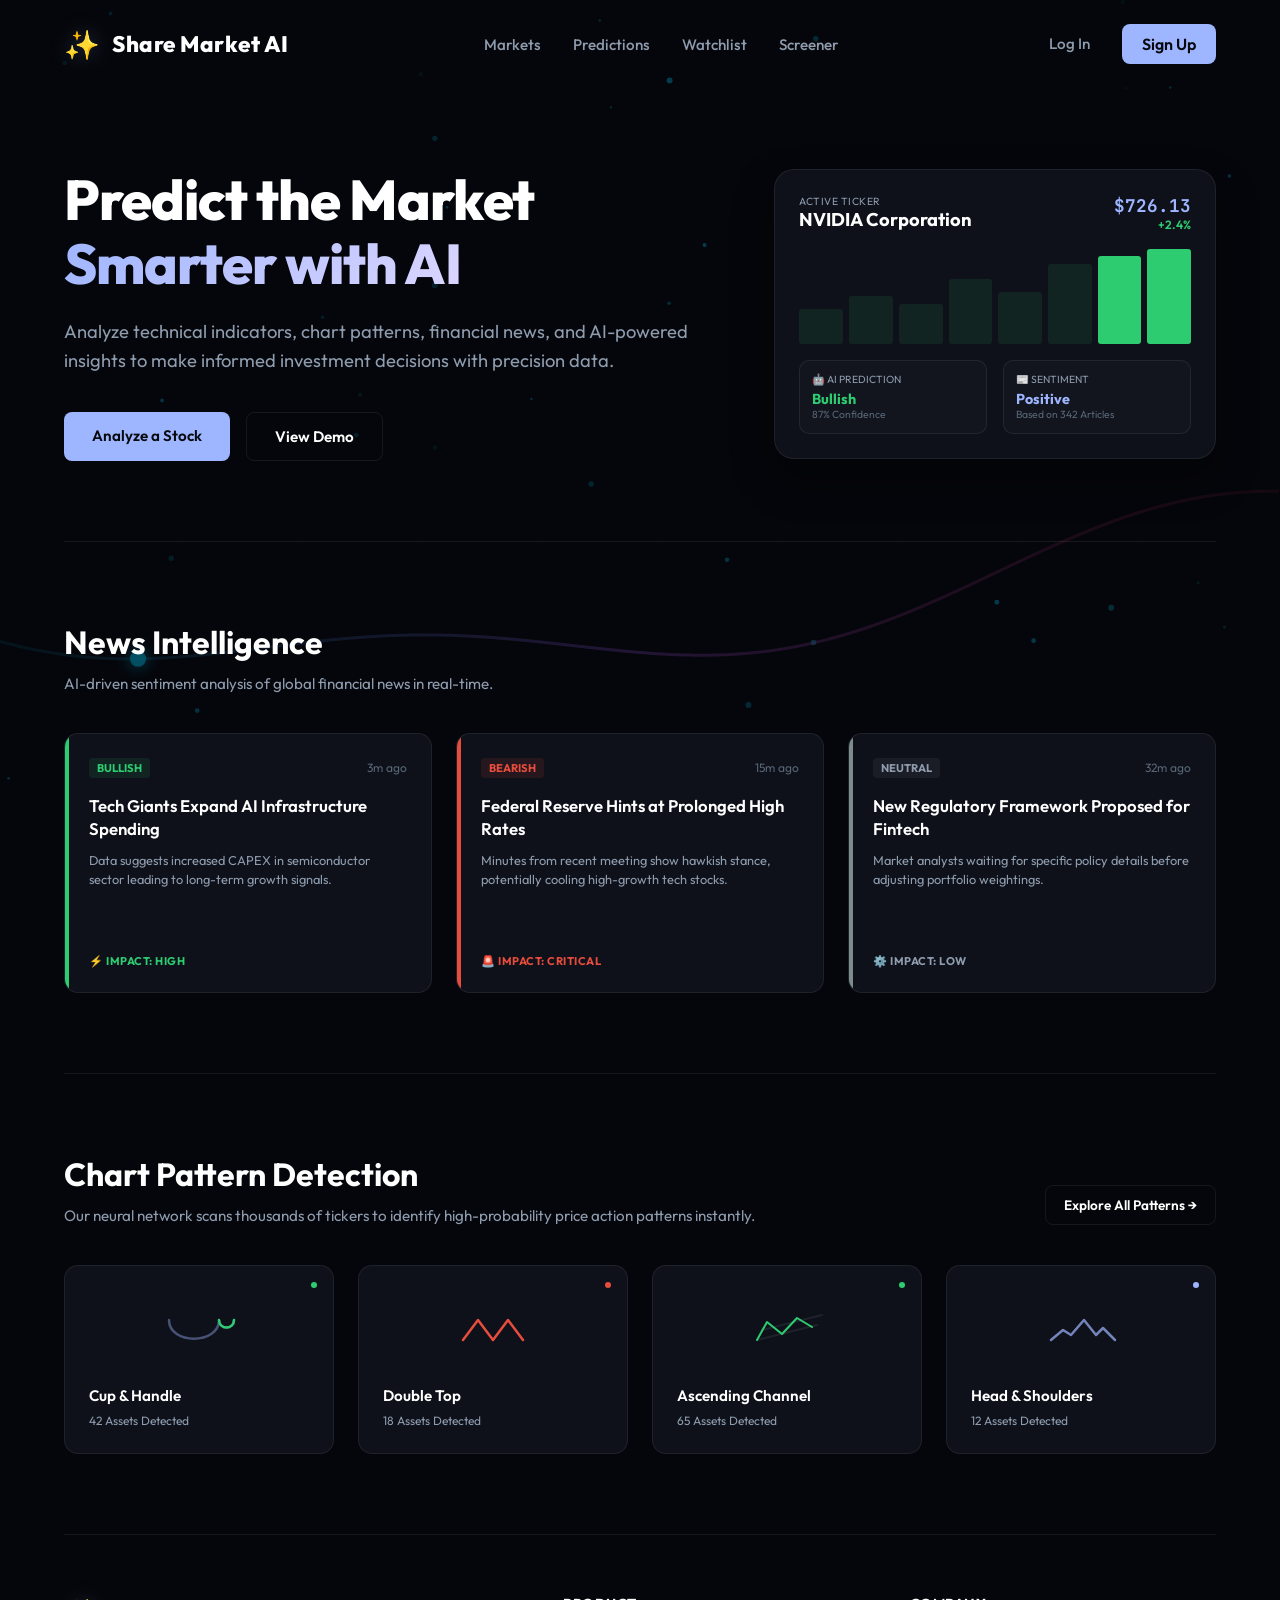
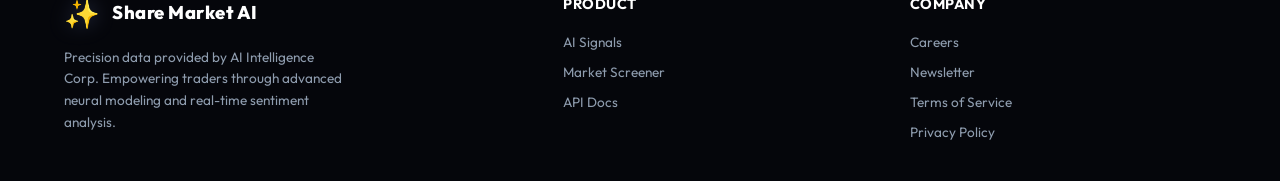
<file: index.html>
<!DOCTYPE html>
<html lang="en">
<head>
  <meta charset="UTF-8">
  <meta http-equiv="Cache-Control" content="no-cache, no-store, must-revalidate">
  <meta http-equiv="Pragma" content="no-cache">
  <meta http-equiv="Expires" content="0">
  <meta name="viewport" content="width=device-width, initial-scale=1.0">
  <meta name="description" content="Share Market AI — Next-generation AI-powered stock trend analyzer and predictive analytics platform.">
  <title>Share Market AI — AI-Powered Stock Prediction & Analytics</title>
  <link rel="icon" href="data:image/svg+xml,<svg xmlns='http://www.w3.org/2000/svg' viewBox='0 0 100 100'><text y='.9em' font-size='90'>🚀</text></svg>">
  <link rel="stylesheet" href="index.css?v=20260712">
</head>
<body class="landing-body">

  <!-- Background animation canvas -->
  <canvas id="hero-canvas" style="position: absolute; top: 0; left: 0; width: 100%; height: 100%; pointer-events: none; z-index: 0; opacity: 0.45;"></canvas>

  <div class="landing-wrapper" style="position: relative; z-index: 1;">
    
    <!-- NAVIGATION -->
    <header class="landing-nav-header">
      <div class="sidebar-logo">
        <span class="sidebar-logo-icon">✨</span>
        <span class="sidebar-logo-text">Share Market AI</span>
      </div>
      <nav class="landing-nav-links">
        <a href="dashboard.html" class="landing-nav-link">Markets</a>
        <a href="analyzer.html" class="landing-nav-link">Predictions</a>
        <a href="dashboard.html" class="landing-nav-link">Watchlist</a>
        <a href="analyzer.html" class="landing-nav-link">Screener</a>
      </nav>
      <div class="landing-hero-ctas">
        <a href="analyzer.html" class="landing-nav-link" style="padding: 10px 16px;">Log In</a>
        <a href="analyzer.html" class="btn-primary">Sign Up</a>
      </div>
    </header>

    <!-- HERO SECTION -->
    <section class="landing-hero-grid">
      <div class="landing-hero-content">

        <h1 class="landing-hero-title">
          Predict the Market<br><span>Smarter with AI</span>
        </h1>
        <p class="landing-hero-subtitle">
          Analyze technical indicators, chart patterns, financial news, and AI-powered insights to make informed investment decisions with precision data.
        </p>
        <div class="landing-hero-ctas">
          <a href="analyzer.html" class="btn-primary" style="padding: 14px 28px; font-size: 0.95rem;">Analyze a Stock</a>
          <a href="dashboard.html" class="btn-secondary" style="padding: 14px 28px; font-size: 0.95rem;">View Demo</a>
        </div>
      </div>
      
      <!-- HERO WIDGET -->
      <div class="hero-widget-box">
        <div class="glass-panel-header" style="margin-bottom: 12px;">
          <div style="display: flex; flex-direction: column;">
            <span style="font-size: 0.65rem; color: var(--text-secondary); text-transform: uppercase; letter-spacing: 0.5px;">Active Ticker</span>
            <span style="font-weight: 700; font-size: 1.15rem;">NVIDIA Corporation</span>
          </div>
          <div style="display: flex; flex-direction: column; align-items: flex-end;">
            <span style="font-family: var(--font-mono); font-weight: 700; font-size: 1.1rem; color: var(--accent-blue);">$726.13</span>
            <span style="color: var(--bullish-green); font-size: 0.75rem; font-weight: 600;">+2.4%</span>
          </div>
        </div>
        
        <!-- Live chart simulation -->
        <div class="hero-widget-chart">
          <div class="hero-widget-chart-bar" style="height: 35%;"></div>
          <div class="hero-widget-chart-bar" style="height: 48%;"></div>
          <div class="hero-widget-chart-bar" style="height: 40%;"></div>
          <div class="hero-widget-chart-bar" style="height: 65%;"></div>
          <div class="hero-widget-chart-bar" style="height: 52%;"></div>
          <div class="hero-widget-chart-bar" style="height: 80%;"></div>
          <div class="hero-widget-chart-bar up" style="height: 88%;"></div>
          <div class="hero-widget-chart-bar up" style="height: 95%;"></div>
        </div>
        
        <div class="widget-metrics-row">
          <div class="widget-kpi">
            <div style="font-size: 0.65rem; color: var(--text-secondary); text-transform: uppercase; margin-bottom: 4px;">🤖 AI Prediction</div>
            <div style="color: var(--bullish-green); font-weight: 700; font-size: 0.9rem;">Bullish</div>
            <div style="font-size: 0.65rem; color: var(--text-muted);">87% Confidence</div>
          </div>
          <div class="widget-kpi">
            <div style="font-size: 0.65rem; color: var(--text-secondary); text-transform: uppercase; margin-bottom: 4px;">📰 Sentiment</div>
            <div style="color: var(--accent-blue); font-weight: 700; font-size: 0.9rem;">Positive</div>
            <div style="font-size: 0.65rem; color: var(--text-muted);">Based on 342 Articles</div>
          </div>
        </div>
      </div>
    </section>

    <!-- NEWS INTELLIGENCE -->
    <section class="landing-section">
      <h2 class="section-headline">News Intelligence</h2>
      <p class="section-subtext">AI-driven sentiment analysis of global financial news in real-time.</p>
      
      <div class="news-intelligence-grid">
        <!-- Card 1 -->
        <div class="news-card-wrapper bullish">
          <div>
            <div class="news-meta-row">
              <span class="news-badge bullish">Bullish</span>
              <span class="news-time">3m ago</span>
            </div>
            <h3 class="news-headline-txt">Tech Giants Expand AI Infrastructure Spending</h3>
            <p class="news-desc-txt">Data suggests increased CAPEX in semiconductor sector leading to long-term growth signals.</p>
          </div>
          <span class="news-impact-tag high">⚡ Impact: High</span>
        </div>
        <!-- Card 2 -->
        <div class="news-card-wrapper bearish">
          <div>
            <div class="news-meta-row">
              <span class="news-badge bearish">Bearish</span>
              <span class="news-time">15m ago</span>
            </div>
            <h3 class="news-headline-txt">Federal Reserve Hints at Prolonged High Rates</h3>
            <p class="news-desc-txt">Minutes from recent meeting show hawkish stance, potentially cooling high-growth tech stocks.</p>
          </div>
          <span class="news-impact-tag critical">🚨 Impact: Critical</span>
        </div>
        <!-- Card 3 -->
        <div class="news-card-wrapper neutral">
          <div>
            <div class="news-meta-row">
              <span class="news-badge neutral">Neutral</span>
              <span class="news-time">32m ago</span>
            </div>
            <h3 class="news-headline-txt">New Regulatory Framework Proposed for Fintech</h3>
            <p class="news-desc-txt">Market analysts waiting for specific policy details before adjusting portfolio weightings.</p>
          </div>
          <span class="news-impact-tag low">⚙️ Impact: Low</span>
        </div>
      </div>
    </section>

    <!-- CHART PATTERN DETECTION -->
    <section class="landing-section">
      <div class="pattern-section-header">
        <div>
          <h2 class="section-headline">Chart Pattern Detection</h2>
          <p class="section-subtext" style="margin-bottom: 0;">Our neural network scans thousands of tickers to identify high-probability price action patterns instantly.</p>
        </div>
        <a href="analyzer.html" class="btn-secondary" style="font-size: 0.85rem; padding: 10px 18px; display: flex; align-items: center; gap: 8px;">
          Explore All Patterns →
        </a>
      </div>
      
      <div class="patterns-cards-grid">
        <!-- Cup & Handle -->
        <div class="pattern-card-item">
          <span class="pattern-card-dot"></span>
          <div class="pattern-shape-svg">
            <svg width="80" height="40" viewBox="0 0 80 40" fill="none" xmlns="http://www.w3.org/2000/svg">
              <path d="M10 10 C 10 35, 60 35, 60 10 C 60 20, 75 20, 75 10" stroke="rgba(158, 181, 255, 0.4)" stroke-width="2.5" stroke-linecap="round" fill="none"/>
              <path d="M60 10 C 60 20, 75 20, 75 10" stroke="var(--bullish-green)" stroke-width="2.5" stroke-linecap="round" fill="none"/>
            </svg>
          </div>
          <h3 class="pattern-shape-title">Cup & Handle</h3>
          <span class="pattern-shape-count">42 Assets Detected</span>
        </div>
        <!-- Double Top -->
        <div class="pattern-card-item">
          <span class="pattern-card-dot red"></span>
          <div class="pattern-shape-svg">
            <svg width="80" height="40" viewBox="0 0 80 40" fill="none" xmlns="http://www.w3.org/2000/svg">
              <path d="M10 30 L 25 10 L 40 30 L 55 10 L 70 30" stroke="var(--bearish-red)" stroke-width="2.5" stroke-linecap="round" stroke-linejoin="round" fill="none"/>
            </svg>
          </div>
          <h3 class="pattern-shape-title">Double Top</h3>
          <span class="pattern-shape-count">18 Assets Detected</span>
        </div>
        <!-- Ascending Channel -->
        <div class="pattern-card-item">
          <span class="pattern-card-dot"></span>
          <div class="pattern-shape-svg">
            <svg width="80" height="40" viewBox="0 0 80 40" fill="none" xmlns="http://www.w3.org/2000/svg">
              <line x1="10" y1="30" x2="70" y2="15" stroke="var(--border-color)" stroke-width="2" stroke-linecap="round"/>
              <line x1="15" y1="20" x2="75" y2="5" stroke="var(--border-color)" stroke-width="2" stroke-linecap="round"/>
              <path d="M10 30 L 20 12 L 35 24 L 50 8 L 65 17" stroke="var(--bullish-green)" stroke-width="2" stroke-linecap="round" stroke-linejoin="round"/>
            </svg>
          </div>
          <h3 class="pattern-shape-title">Ascending Channel</h3>
          <span class="pattern-shape-count">65 Assets Detected</span>
        </div>
        <!-- Head & Shoulders -->
        <div class="pattern-card-item">
          <span class="pattern-card-dot blue"></span>
          <div class="pattern-shape-svg">
            <svg width="80" height="40" viewBox="0 0 80 40" fill="none" xmlns="http://www.w3.org/2000/svg">
              <path d="M10 30 L 22 20 L 30 25 L 43 10 L 55 25 L 62 18 L 74 30" stroke="rgba(158, 181, 255, 0.7)" stroke-width="2.5" stroke-linecap="round" stroke-linejoin="round" fill="none"/>
            </svg>
          </div>
          <h3 class="pattern-shape-title">Head & Shoulders</h3>
          <span class="pattern-shape-count">12 Assets Detected</span>
        </div>
      </div>
    </section>



    <!-- FOOTER -->
    <footer class="landing-footer">
      <div class="footer-brand">
        <div class="sidebar-logo">
          <span class="sidebar-logo-icon">✨</span>
          <span class="sidebar-logo-text" style="font-size: 1.15rem;">Share Market AI</span>
        </div>
        <p class="footer-desc">Precision data provided by AI Intelligence Corp. Empowering traders through advanced neural modeling and real-time sentiment analysis.</p>
      </div>
      <div>
        <h4 class="footer-col-title">Product</h4>
        <div class="footer-links-list">
          <a href="analyzer.html" class="footer-link-item">AI Signals</a>
          <a href="analyzer.html" class="footer-link-item">Market Screener</a>
          <a href="analyzer.html" class="footer-link-item">API Docs</a>
        </div>
      </div>
      <div>
        <h4 class="footer-col-title">Company</h4>
        <div class="footer-links-list">
          <a href="index.html" class="footer-link-item">Careers</a>
          <a href="index.html" class="footer-link-item">Newsletter</a>
          <a href="index.html" class="footer-link-item">Terms of Service</a>
          <a href="index.html" class="footer-link-item">Privacy Policy</a>
        </div>
      </div>
    </footer>
  </div>

  <script type="module" src="js/landing.js?v=20260712"></script>
</body>
</html>
</file>
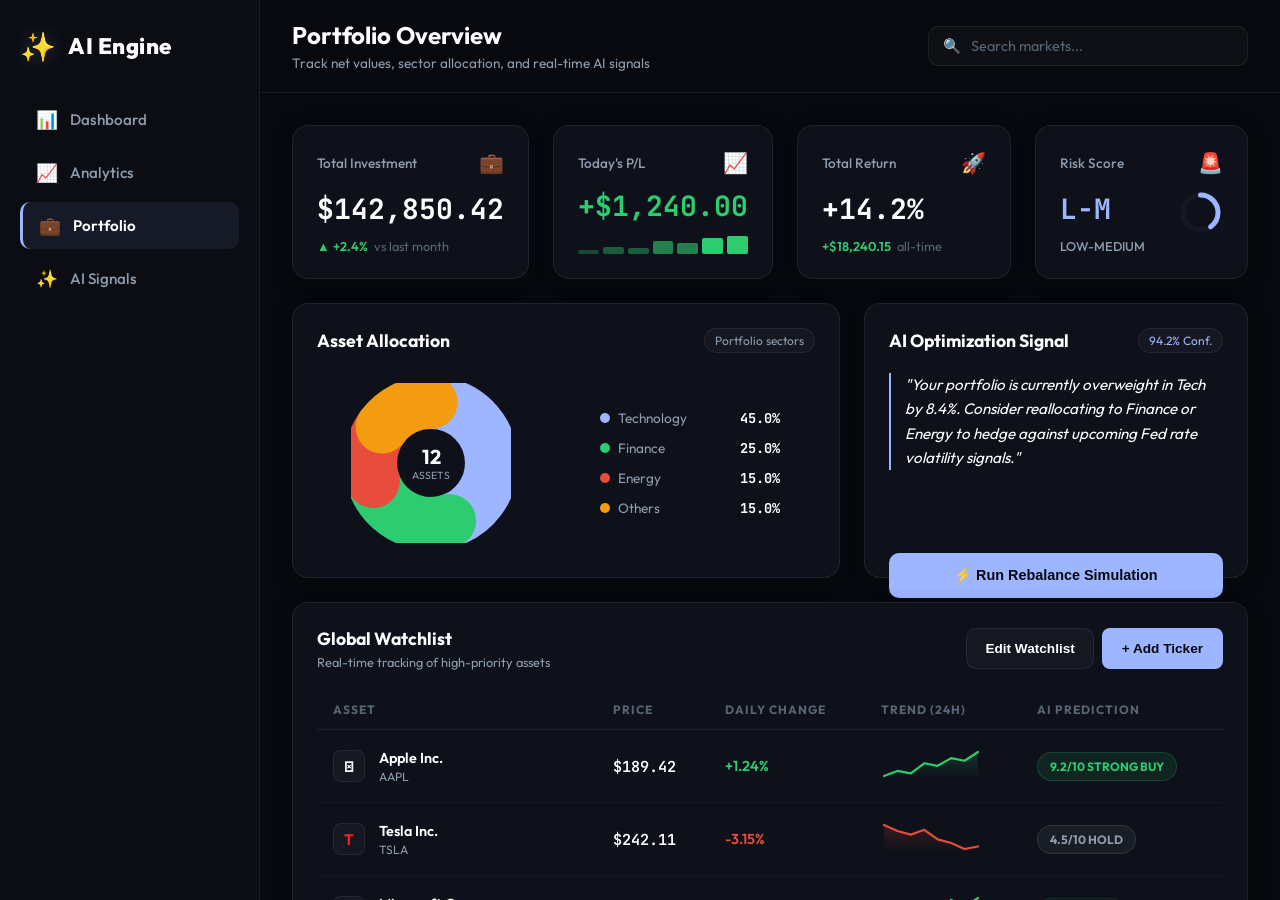
<file: dashboard.html>
<!DOCTYPE html>
<html lang="en">
<head>
  <meta charset="UTF-8">
  <meta http-equiv="Cache-Control" content="no-cache, no-store, must-revalidate">
  <meta http-equiv="Pragma" content="no-cache">
  <meta http-equiv="Expires" content="0">
  <meta name="viewport" content="width=device-width, initial-scale=1.0">
  <meta name="description" content="Share Market AI Dashboard — Portfolio Net Worth, Asset Allocation, and Global AI signals.">
  <title>AI Engine — Portfolio Dashboard</title>
  <link rel="icon" href="data:image/svg+xml,<svg xmlns='http://www.w3.org/2000/svg' viewBox='0 0 100 100'><text y='.9em' font-size='90'>💼</text></svg>">
  <link rel="stylesheet" href="index.css?v=20260712">
</head>
<body>

  <!-- MAIN CONTAINER -->
  <div class="app-layout">
    
    <!-- SIDEBAR NAV -->
    <aside class="sidebar">
      <div class="sidebar-header">
        <a href="index.html" class="sidebar-logo">
          <span class="sidebar-logo-icon">✨</span>
          <div class="sidebar-logo-text">
            AI Engine
          </div>
        </a>
      </div>
      
      <nav class="sidebar-nav">
        <a href="analyzer.html#overview" class="sidebar-nav-item">
          <span class="sidebar-nav-icon">📊</span>
          <span class="sidebar-nav-label">Dashboard</span>
        </a>
        <a href="analyzer.html#technical" class="sidebar-nav-item">
          <span class="sidebar-nav-icon">📈</span>
          <span class="sidebar-nav-label">Analytics</span>
        </a>
        <a href="dashboard.html" class="sidebar-nav-item active">
          <span class="sidebar-nav-icon">💼</span>
          <span class="sidebar-nav-label">Portfolio</span>
        </a>
        <a href="analyzer.html#ai-forecast" class="sidebar-nav-item">
          <span class="sidebar-nav-icon">✨</span>
          <span class="sidebar-nav-label">AI Signals</span>
        </a>
      </nav>
      

      

    </aside>

    <!-- MAIN CONTENT -->
    <main class="main-content">
      
      <!-- HEADER -->
      <header class="app-header">
        <div class="header-left">
          <h1 class="page-title">Portfolio Overview</h1>
          <p class="page-subtitle">Track net values, sector allocation, and real-time AI signals</p>
        </div>
        
        <div class="search-container">
          <div class="search-input-wrapper">
            <span class="search-icon">🔍</span>
            <input type="text" id="portfolio-search" class="search-input" placeholder="Search markets...">
          </div>
        </div>
        

      </header>

      <!-- DASHBOARD GRID -->
      <div class="dashboard-grid">
        
        <!-- KPI METRICS ROW -->
        <div class="metrics-row">
          <!-- Total Investment -->
          <div class="glass-panel metric-card">
            <div class="metric-header">
              <span>Total Investment</span>
              <span class="metric-icon">💼</span>
            </div>
            <div class="metric-value" id="total-investment">$142,850.42</div>
            <div class="metric-change up">
              <span>▲ +2.4%</span>
              <span style="color: var(--text-muted); font-weight: normal;">vs last month</span>
            </div>
          </div>
          
          <!-- Today's P/L -->
          <div class="glass-panel metric-card">
            <div class="metric-header">
              <span>Today's P/L</span>
              <span class="metric-icon">📈</span>
            </div>
            <div class="metric-value" style="color: var(--bullish-green);" id="today-pnl">+$1,240.00</div>
            <!-- Histogram Visualizer Container -->
            <div style="display: flex; gap: 4px; align-items: flex-end; height: 18px; margin-top: 4px;">
              <div style="width: 14%; height: 20%; background-color: var(--bullish-green); opacity: 0.3; border-radius: 2px;"></div>
              <div style="width: 14%; height: 40%; background-color: var(--bullish-green); opacity: 0.4; border-radius: 2px;"></div>
              <div style="width: 14%; height: 35%; background-color: var(--bullish-green); opacity: 0.4; border-radius: 2px;"></div>
              <div style="width: 14%; height: 70%; background-color: var(--bullish-green); opacity: 0.6; border-radius: 2px;"></div>
              <div style="width: 14%; height: 60%; background-color: var(--bullish-green); opacity: 0.6; border-radius: 2px;"></div>
              <div style="width: 14%; height: 90%; background-color: var(--bullish-green); border-radius: 2px;"></div>
              <div style="width: 14%; height: 100%; background-color: var(--bullish-green); border-radius: 2px;"></div>
            </div>
          </div>
          
          <!-- Total Return -->
          <div class="glass-panel metric-card">
            <div class="metric-header">
              <span>Total Return</span>
              <span class="metric-icon">🚀</span>
            </div>
            <div class="metric-value" id="total-return">+14.2%</div>
            <div class="metric-change up">
              <span>+$18,240.15</span>
              <span style="color: var(--text-muted); font-weight: normal;">all-time</span>
            </div>
          </div>
          
          <!-- Risk Score -->
          <div class="glass-panel metric-card">
            <div class="metric-header">
              <span>Risk Score</span>
              <span class="metric-icon">🚨</span>
            </div>
            <div style="display: flex; align-items: center; justify-content: space-between;">
              <div class="metric-value" style="color: var(--accent-blue);" id="risk-score">L-M</div>
              <!-- Mini Risk Meter Donut SVG -->
              <svg width="45" height="45" viewBox="0 0 36 36" style="transform: rotate(-90deg);">
                <circle cx="18" cy="18" r="14" fill="none" stroke="rgba(255,255,255,0.03)" stroke-width="4"></circle>
                <circle cx="18" cy="18" r="14" fill="none" stroke="var(--accent-blue)" stroke-width="4" stroke-dasharray="100" stroke-dashoffset="65" stroke-linecap="round"></circle>
              </svg>
            </div>
            <div style="font-size: 0.8rem; color: var(--text-secondary); font-weight: 500;">
              LOW-MEDIUM
            </div>
          </div>
        </div>

        <!-- ASSET ALLOCATION (LEFT COLUMN) -->
        <div class="glass-panel allocation-col">
          <div class="glass-panel-header">
            <span class="glass-panel-title">Asset Allocation</span>
            <span class="panel-badge">Portfolio sectors</span>
          </div>
          <div class="allocation-content">
            <!-- Custom Donut Chart -->
            <div class="chart-pie-wrapper">
              <svg class="pie-svg" width="160" height="160" viewBox="0 0 42 42">
                <circle class="pie-track" cx="21" cy="21" r="15.91549430918954"></circle>
                <!-- Segment 1: Tech 45% (color: #9eb5ff) -->
                <circle class="pie-segment" cx="21" cy="21" r="15.91549430918954" stroke="#9eb5ff" stroke-dasharray="45 55" stroke-dashoffset="0"></circle>
                <!-- Segment 2: Finance 25% (color: #2ecc71) -->
                <circle class="pie-segment" cx="21" cy="21" r="15.91549430918954" stroke="#2ecc71" stroke-dasharray="25 75" stroke-dashoffset="-45"></circle>
                <!-- Segment 3: Energy 15% (color: #e74c3c) -->
                <circle class="pie-segment" cx="21" cy="21" r="15.91549430918954" stroke="#e74c3c" stroke-dasharray="15 85" stroke-dashoffset="-70"></circle>
                <!-- Segment 4: Others 15% (color: #f39c12) -->
                <circle class="pie-segment" cx="21" cy="21" r="15.91549430918954" stroke="#f39c12" stroke-dasharray="15 85" stroke-dashoffset="-85"></circle>
              </svg>
              <div class="chart-pie-label">
                <div class="chart-pie-total">12</div>
                <div class="chart-pie-sub">Assets</div>
              </div>
            </div>
            
            <!-- Legends list -->
            <div class="allocation-legend">
              <div class="legend-item">
                <div class="legend-info">
                  <span class="legend-dot" style="background-color: #9eb5ff;"></span>
                  <span class="legend-name">Technology</span>
                </div>
                <span class="legend-val">45.0%</span>
              </div>
              <div class="legend-item">
                <div class="legend-info">
                  <span class="legend-dot" style="background-color: #2ecc71;"></span>
                  <span class="legend-name">Finance</span>
                </div>
                <span class="legend-val">25.0%</span>
              </div>
              <div class="legend-item">
                <div class="legend-info">
                  <span class="legend-dot" style="background-color: #e74c3c;"></span>
                  <span class="legend-name">Energy</span>
                </div>
                <span class="legend-val">15.0%</span>
              </div>
              <div class="legend-item">
                <div class="legend-info">
                  <span class="legend-dot" style="background-color: #f39c12;"></span>
                  <span class="legend-name">Others</span>
                </div>
                <span class="legend-val">15.0%</span>
              </div>
            </div>
          </div>
        </div>

        <!-- AI OPTIMIZATION (RIGHT COLUMN) -->
        <div class="glass-panel advice-col">
          <div class="glass-panel-header">
            <span class="glass-panel-title">AI Optimization Signal</span>
            <span class="panel-badge" style="color: var(--accent-blue);">94.2% Conf.</span>
          </div>
          <div class="optimization-box">
            <p class="advice-text advice-quote">
              "Your portfolio is currently overweight in Tech by 8.4%. Consider reallocating to Finance or Energy to hedge against upcoming Fed rate volatility signals."
            </p>
            <button class="btn-simulation" id="run-rebalance-btn">
              ⚡ Run Rebalance Simulation
            </button>
          </div>
        </div>

        <!-- GLOBAL WATCHLIST (BOTTOM PANEL) -->
        <div class="glass-panel watchlist-col">
          <div class="glass-panel-header">
            <div>
              <span class="glass-panel-title">Global Watchlist</span>
              <p style="font-size: 0.8rem; color: var(--text-secondary); margin-top: 4px;">Real-time tracking of high-priority assets</p>
            </div>
            <div style="display: flex; gap: 8px;">
              <button class="btn-watchlist-action" id="btn-edit-watchlist">Edit Watchlist</button>
              <button class="btn-primary" style="font-size: 0.85rem;" id="btn-add-ticker">+ Add Ticker</button>
            </div>
          </div>
          
          <table class="watchlist-table">
            <thead>
              <tr>
                <th>Asset</th>
                <th>Price</th>
                <th>Daily Change</th>
                <th>Trend (24H)</th>
                <th>AI Prediction</th>
              </tr>
            </thead>
            <tbody id="watchlist-table-body">
              <!-- Apple Row -->
              <tr style="cursor: pointer;" onclick="window.location.href='analyzer.html?symbol=AAPL'">
                <td>
                  <div class="watchlist-asset-cell">
                    <div class="watchlist-asset-logo aapl"></div>
                    <div class="watchlist-asset-info">
                      <span class="watchlist-asset-name">Apple Inc.</span>
                      <span class="watchlist-asset-symbol">AAPL</span>
                    </div>
                  </div>
                </td>
                <td class="watchlist-price-cell">$189.42</td>
                <td class="watchlist-change-cell positive">+1.24%</td>
                <td>
                  <canvas class="watchlist-sparkline-canvas" id="sparkline-aapl"></canvas>
                </td>
                <td>
                  <span class="watchlist-tag strong-buy">9.2/10 Strong Buy</span>
                </td>
              </tr>
              <!-- Tesla Row -->
              <tr style="cursor: pointer;" onclick="window.location.href='analyzer.html?symbol=TSLA'">
                <td>
                  <div class="watchlist-asset-cell">
                    <div class="watchlist-asset-logo tsla">T</div>
                    <div class="watchlist-asset-info">
                      <span class="watchlist-asset-name">Tesla Inc.</span>
                      <span class="watchlist-asset-symbol">TSLA</span>
                    </div>
                  </div>
                </td>
                <td class="watchlist-price-cell">$242.11</td>
                <td class="watchlist-change-cell negative">-3.15%</td>
                <td>
                  <canvas class="watchlist-sparkline-canvas" id="sparkline-tsla"></canvas>
                </td>
                <td>
                  <span class="watchlist-tag hold">4.5/10 Hold</span>
                </td>
              </tr>
              <!-- Microsoft Row -->
              <tr style="cursor: pointer;" onclick="window.location.href='analyzer.html?symbol=MSFT'">
                <td>
                  <div class="watchlist-asset-cell">
                    <div class="watchlist-asset-logo msft">M</div>
                    <div class="watchlist-asset-info">
                      <span class="watchlist-asset-name">Microsoft Corp.</span>
                      <span class="watchlist-asset-symbol">MSFT</span>
                    </div>
                  </div>
                </td>
                <td class="watchlist-price-cell">$376.51</td>
                <td class="watchlist-change-cell positive">+0.88%</td>
                <td>
                  <canvas class="watchlist-sparkline-canvas" id="sparkline-msft"></canvas>
                </td>
                <td>
                  <span class="watchlist-tag buy">8.8/10 Buy</span>
                </td>
              </tr>
              <!-- AMD Row -->
              <tr style="cursor: pointer;" onclick="window.location.href='analyzer.html?symbol=AMD'">
                <td>
                  <div class="watchlist-asset-cell">
                    <div class="watchlist-asset-logo amd">A</div>
                    <div class="watchlist-asset-info">
                      <span class="watchlist-asset-name">Advanced Micro Devices</span>
                      <span class="watchlist-asset-symbol">AMD</span>
                    </div>
                  </div>
                </td>
                <td class="watchlist-price-cell">$145.28</td>
                <td class="watchlist-change-cell positive">+4.20%</td>
                <td>
                  <canvas class="watchlist-sparkline-canvas" id="sparkline-amd"></canvas>
                </td>
                <td>
                  <span class="watchlist-tag top-pick">9.5/10 Top Pick</span>
                </td>
              </tr>
            </tbody>
          </table>
          
          <div style="text-align: center; padding-top: 18px;">
            <a href="#" style="color: var(--accent-blue); text-decoration: none; font-size: 0.85rem; font-weight: 700;" id="view-all-tickers-link">
              View All 42 Tickers
            </a>
          </div>
        </div>

      </div>

      <!-- FOOTER -->
      <footer style="margin-top: auto; padding: 24px 32px; border-top: 1px solid var(--border-color); display: flex; justify-content: space-between; align-items: center; font-size: 0.8rem; color: var(--text-secondary);">
        <div>
          © 2026 Share Market AI. All rights reserved. Precision data provided by AI Intelligence Corp.
        </div>
        <div style="display: flex; gap: 16px;">
          <a href="#" style="color: inherit; text-decoration: none;">Privacy Policy</a>
          <a href="#" style="color: inherit; text-decoration: none;">Terms of Service</a>
          <a href="#" style="color: inherit; text-decoration: none;">API Docs</a>
        </div>
      </footer>

    </main>

  </div>

  <!-- TOAST CONTAINER -->
  <div class="toast-container" id="toast-container"></div>

  <!-- SCRIPTS -->
  <script type="module" src="js/dashboard.js?v=20260712_rev4"></script>
</body>
</html>
</file>
<file: index.css>
@import url('https://fonts.googleapis.com/css2?family=Outfit:wght@300;400;500;600;700;800&family=JetBrains+Mono:wght@400;500;700&display=swap');

:root {
  /* Color Palette */
  --bg-dark: #07090e;
  --bg-card: #0e111a;
  --bg-sidebar: #0b0d13;
  --border-color: rgba(255, 255, 255, 0.07);
  --border-color-hover: rgba(255, 255, 255, 0.12);
  
  --accent-blue: #9eb5ff;
  --accent-blue-hover: #b8c9ff;
  --accent-blue-glow: rgba(158, 181, 255, 0.15);
  
  --bullish-green: #2ecc71;
  --bullish-green-dim: rgba(46, 204, 113, 0.1);
  --bearish-red: #e74c3c;
  --bearish-red-dim: rgba(231, 76, 60, 0.1);
  
  --neutral-gray: #7f8c8d;
  --neutral-gray-dim: rgba(127, 140, 141, 0.1);
  
  --warning-amber: #f39c12;
  
  --text-main: #ffffff;
  --text-secondary: #8e9cae;
  --text-muted: #576574;
  
  /* Fonts */
  --font-sans: 'Outfit', -apple-system, BlinkMacSystemFont, sans-serif;
  --font-mono: 'JetBrains Mono', monospace;
  
  /* Transitions */
  --transition-fast: 0.2s cubic-bezier(0.4, 0, 0.2, 1);
  --transition-medium: 0.3s cubic-bezier(0.4, 0, 0.2, 1);
}

* {
  box-sizing: border-box;
  margin: 0;
  padding: 0;
}

body {
  font-family: var(--font-sans);
  background-color: var(--bg-dark);
  color: var(--text-main);
  overflow-x: hidden;
  -webkit-font-smoothing: antialiased;
}

/* Custom Scrollbar */
::-webkit-scrollbar {
  width: 8px;
  height: 8px;
}
::-webkit-scrollbar-track {
  background: var(--bg-dark);
}
::-webkit-scrollbar-thumb {
  background: rgba(255, 255, 255, 0.1);
  border-radius: 4px;
}
::-webkit-scrollbar-thumb:hover {
  background: rgba(255, 255, 255, 0.2);
}

/* ====== LAYOUT ====== */
.app-layout {
  display: flex;
  height: 100vh;
  width: 100vw;
  overflow: hidden;
}

/* ====== SIDEBAR ====== */
.sidebar {
  width: 260px;
  background-color: var(--bg-sidebar);
  border-right: 1px solid var(--border-color);
  display: flex;
  flex-direction: column;
  justify-content: space-between;
  padding: 28px 20px;
  flex-shrink: 0;
}

.sidebar-header {
  margin-bottom: 32px;
}

.sidebar-logo {
  display: flex;
  align-items: center;
  gap: 12px;
  text-decoration: none;
}

.sidebar-logo-icon {
  font-size: 1.8rem;
  color: var(--accent-blue);
  filter: drop-shadow(0 0 10px rgba(158, 181, 255, 0.3));
}

.sidebar-logo-text {
  font-size: 1.4rem;
  font-weight: 800;
  letter-spacing: 0.5px;
  color: var(--text-main);
}

.sidebar-logo-sub {
  font-size: 0.65rem;
  color: var(--text-secondary);
  text-transform: uppercase;
  margin-top: 4px;
  letter-spacing: 1.5px;
}

.sidebar-nav {
  display: flex;
  flex-direction: column;
  gap: 6px;
  flex-grow: 1;
}

.sidebar-nav-item {
  display: flex;
  align-items: center;
  gap: 12px;
  color: var(--text-secondary);
  text-decoration: none;
  padding: 12px 16px;
  border-radius: 10px;
  font-weight: 500;
  font-size: 0.95rem;
  transition: var(--transition-fast);
}

.sidebar-nav-item:hover {
  color: var(--text-main);
  background-color: rgba(255, 255, 255, 0.03);
}

.sidebar-nav-item.active {
  color: var(--text-main);
  background-color: rgba(158, 181, 255, 0.08);
  border-left: 3px solid var(--accent-blue);
  font-weight: 600;
}

.sidebar-nav-icon {
  font-size: 1.1rem;
}

/* Upgrade Card in Sidebar */
.upgrade-card {
  background: linear-gradient(135deg, rgba(158, 181, 255, 0.05) 0%, rgba(255, 255, 255, 0.01) 100%);
  border: 1px solid var(--border-color);
  border-radius: 12px;
  padding: 20px;
  margin-bottom: 24px;
  position: relative;
  overflow: hidden;
}

.upgrade-card::before {
  content: '';
  position: absolute;
  top: -50px;
  right: -50px;
  width: 100px;
  height: 100px;
  background: radial-gradient(circle, rgba(158, 181, 255, 0.15) 0%, transparent 70%);
  pointer-events: none;
}

.upgrade-label {
  font-size: 0.7rem;
  font-weight: 700;
  text-transform: uppercase;
  letter-spacing: 1.5px;
  color: var(--accent-blue);
  margin-bottom: 8px;
}

.upgrade-title {
  font-size: 0.85rem;
  line-height: 1.4;
  color: var(--text-main);
  margin-bottom: 14px;
}

.btn-upgrade {
  display: block;
  width: 100%;
  text-align: center;
  background-color: var(--accent-blue);
  color: #07090e;
  text-decoration: none;
  font-weight: 600;
  font-size: 0.85rem;
  padding: 10px;
  border-radius: 8px;
  transition: var(--transition-fast);
  border: none;
  cursor: pointer;
}

.btn-upgrade:hover {
  background-color: var(--accent-blue-hover);
  box-shadow: 0 0 15px rgba(158, 181, 255, 0.2);
}

.sidebar-footer {
  border-top: 1px solid var(--border-color);
  padding-top: 20px;
  display: flex;
  flex-direction: column;
  gap: 12px;
}

.sidebar-footer-item {
  display: flex;
  align-items: center;
  gap: 12px;
  color: var(--text-secondary);
  text-decoration: none;
  font-size: 0.9rem;
  font-weight: 500;
  padding: 8px 12px;
  border-radius: 8px;
  transition: var(--transition-fast);
}

.sidebar-footer-item:hover {
  color: var(--text-main);
  background-color: rgba(255, 255, 255, 0.03);
}

/* ====== MAIN CONTENT ====== */
.main-content {
  flex-grow: 1;
  display: flex;
  flex-direction: column;
  overflow-y: auto;
  background-color: var(--bg-dark);
}

/* ====== HEADER ====== */
.app-header {
  display: flex;
  align-items: center;
  justify-content: space-between;
  padding: 20px 32px;
  border-bottom: 1px solid var(--border-color);
  background-color: var(--bg-dark);
  position: sticky;
  top: 0;
  z-index: 10;
}

.header-left {
  display: flex;
  flex-direction: column;
  gap: 4px;
}

.page-title {
  font-size: 1.5rem;
  font-weight: 700;
  color: var(--text-main);
}

.page-subtitle {
  font-size: 0.85rem;
  color: var(--text-secondary);
}

/* Search Bar */
.search-container {
  position: relative;
  width: 320px;
}

.search-input-wrapper {
  display: flex;
  align-items: center;
  background-color: rgba(255, 255, 255, 0.03);
  border: 1px solid var(--border-color);
  border-radius: 10px;
  padding: 10px 14px;
  transition: var(--transition-fast);
}

.search-input-wrapper:focus-within {
  border-color: var(--accent-blue);
  box-shadow: 0 0 10px var(--accent-blue-glow);
  background-color: rgba(255, 255, 255, 0.05);
}

.search-icon {
  font-size: 0.9rem;
  color: var(--text-secondary);
  margin-right: 10px;
}

.search-input {
  background: none;
  border: none;
  color: var(--text-main);
  font-size: 0.9rem;
  width: 100%;
  outline: none;
  font-family: var(--font-sans);
}

.search-input::placeholder {
  color: var(--text-muted);
}

.search-dropdown {
  position: absolute;
  top: calc(100% + 8px);
  left: 0;
  width: 100%;
  background-color: var(--bg-card);
  border: 1px solid var(--border-color);
  border-radius: 10px;
  box-shadow: 0 10px 30px rgba(0, 0, 0, 0.5);
  z-index: 50;
  max-height: 280px;
  overflow-y: auto;
  display: none;
}

.search-dropdown.active {
  display: block;
}

.search-result {
  display: flex;
  justify-content: space-between;
  padding: 12px 16px;
  cursor: pointer;
  border-bottom: 1px solid rgba(255, 255, 255, 0.03);
  transition: var(--transition-fast);
}

.search-result:last-child {
  border-bottom: none;
}

.search-result:hover {
  background-color: rgba(255, 255, 255, 0.03);
}

.search-result .symbol {
  font-weight: 700;
  color: var(--accent-blue);
}

.search-result .name {
  color: var(--text-secondary);
  font-size: 0.85rem;
}

.header-right {
  display: flex;
  align-items: center;
  gap: 20px;
}

.market-status {
  display: flex;
  align-items: center;
  gap: 8px;
  font-size: 0.8rem;
  font-weight: 600;
  padding: 6px 12px;
  border-radius: 20px;
  background-color: rgba(255, 255, 255, 0.03);
  border: 1px solid var(--border-color);
}

.market-status.positive {
  color: var(--bullish-green);
  border-color: rgba(46, 204, 113, 0.2);
  background-color: rgba(46, 204, 113, 0.05);
}

.status-dot {
  width: 8px;
  height: 8px;
  border-radius: 50%;
  background-color: currentColor;
  box-shadow: 0 0 8px currentColor;
}

.header-icon-btn {
  background: none;
  border: none;
  font-size: 1.25rem;
  color: var(--text-secondary);
  cursor: pointer;
  transition: var(--transition-fast);
  padding: 8px;
  border-radius: 50%;
  display: flex;
  align-items: center;
  justify-content: center;
  position: relative;
}

.header-icon-btn:hover {
  color: var(--text-main);
  background-color: rgba(255, 255, 255, 0.03);
}

.header-profile {
  display: flex;
  align-items: center;
  gap: 12px;
  border-left: 1px solid var(--border-color);
  padding-left: 20px;
}

.profile-avatar {
  width: 36px;
  height: 36px;
  border-radius: 50%;
  object-fit: cover;
  border: 2px solid var(--accent-blue);
}

.profile-info {
  display: flex;
  flex-direction: column;
}

.profile-name {
  font-size: 0.85rem;
  font-weight: 600;
  color: var(--text-main);
}

.profile-role {
  font-size: 0.7rem;
  color: var(--text-secondary);
}

/* ====== COMPONENT PANELS ====== */
.dashboard-grid {
  display: grid;
  grid-template-columns: repeat(12, 1fr);
  gap: 24px;
  padding: 32px;
}

.glass-panel {
  background-color: var(--bg-card);
  border: 1px solid var(--border-color);
  border-radius: 16px;
  padding: 24px;
  box-shadow: 0 4px 20px rgba(0, 0, 0, 0.2);
  transition: border-color var(--transition-fast);
}

.glass-panel:hover {
  border-color: var(--border-color-hover);
}

.glass-panel-header {
  display: flex;
  justify-content: space-between;
  align-items: center;
  margin-bottom: 20px;
}

.glass-panel-title {
  font-size: 1.1rem;
  font-weight: 700;
  color: var(--text-main);
  display: flex;
  align-items: center;
  gap: 10px;
}

.panel-badge {
  font-size: 0.75rem;
  color: var(--text-secondary);
  background-color: rgba(255, 255, 255, 0.03);
  padding: 4px 10px;
  border-radius: 20px;
  border: 1px solid var(--border-color);
}

/* ====== PORTFOLIO OVERVIEW PAGE CSS ====== */
.metrics-row {
  grid-column: span 12;
  display: grid;
  grid-template-columns: repeat(4, 1fr);
  gap: 24px;
}

.metric-card {
  display: flex;
  flex-direction: column;
  justify-content: space-between;
}

.metric-header {
  display: flex;
  justify-content: space-between;
  align-items: center;
  color: var(--text-secondary);
  font-size: 0.85rem;
  font-weight: 500;
  margin-bottom: 12px;
}

.metric-icon {
  font-size: 1.25rem;
  color: var(--text-muted);
}

.metric-value {
  font-size: 1.75rem;
  font-weight: 700;
  color: var(--text-main);
  margin-bottom: 8px;
  font-family: var(--font-mono);
}

.metric-change {
  font-size: 0.8rem;
  font-weight: 600;
  display: flex;
  align-items: center;
  gap: 6px;
}

.metric-change.up {
  color: var(--bullish-green);
}

.metric-change.down {
  color: var(--bearish-red);
}

/* Allocation & Advice Row */
.allocation-col {
  grid-column: span 7;
}

.advice-col {
  grid-column: span 5;
}

.allocation-content {
  display: flex;
  align-items: center;
  justify-content: space-around;
  gap: 20px;
  padding: 10px 0;
}

.chart-pie-wrapper {
  position: relative;
  width: 160px;
  height: 160px;
}

.pie-svg {
  transform: rotate(-90deg);
}

.pie-track {
  fill: none;
  stroke: rgba(255, 255, 255, 0.03);
  stroke-width: 14;
}

.pie-segment {
  fill: none;
  stroke-width: 14;
  stroke-linecap: round;
  transition: stroke-dashoffset var(--transition-medium);
}

.chart-pie-label {
  position: absolute;
  top: 50%;
  left: 50%;
  transform: translate(-50%, -50%);
  text-align: center;
}

.chart-pie-total {
  font-size: 1.25rem;
  font-weight: 700;
  color: var(--text-main);
}

.chart-pie-sub {
  font-size: 0.65rem;
  color: var(--text-secondary);
  text-transform: uppercase;
}

.allocation-legend {
  display: flex;
  flex-direction: column;
  gap: 12px;
}

.legend-item {
  display: flex;
  align-items: center;
  justify-content: space-between;
  width: 180px;
}

.legend-info {
  display: flex;
  align-items: center;
  gap: 8px;
}

.legend-dot {
  width: 10px;
  height: 10px;
  border-radius: 50%;
}

.legend-name {
  font-size: 0.85rem;
  color: var(--text-secondary);
}

.legend-val {
  font-size: 0.85rem;
  font-weight: 700;
  font-family: var(--font-mono);
}

/* Portfolio Optimization Advice */
.optimization-box {
  display: flex;
  flex-direction: column;
  justify-content: space-between;
  height: 100%;
}

.advice-text {
  font-size: 0.95rem;
  line-height: 1.6;
  color: var(--text-secondary);
  margin-bottom: 24px;
}

.advice-quote {
  font-style: italic;
  border-left: 2px solid var(--accent-blue);
  padding-left: 14px;
  color: var(--text-main);
}

.btn-simulation {
  background-color: var(--accent-blue);
  color: #07090e;
  border: none;
  font-weight: 600;
  padding: 14px 20px;
  border-radius: 10px;
  cursor: pointer;
  display: flex;
  align-items: center;
  justify-content: center;
  gap: 8px;
  font-size: 0.9rem;
  transition: var(--transition-fast);
}

.btn-simulation:hover {
  background-color: var(--accent-blue-hover);
  box-shadow: 0 0 20px rgba(158, 181, 255, 0.2);
}

/* Global Watchlist Grid */
.watchlist-col {
  grid-column: span 12;
}

.watchlist-table {
  width: 100%;
  border-collapse: collapse;
  text-align: left;
}

.watchlist-table th {
  padding: 12px 16px;
  font-size: 0.75rem;
  font-weight: 700;
  text-transform: uppercase;
  color: var(--text-muted);
  letter-spacing: 1px;
  border-bottom: 1px solid var(--border-color);
}

.watchlist-table td {
  padding: 18px 16px;
  border-bottom: 1px solid rgba(255, 255, 255, 0.03);
  vertical-align: middle;
}

.watchlist-table tr:hover td {
  background-color: rgba(255, 255, 255, 0.01);
}

.watchlist-asset-cell {
  display: flex;
  align-items: center;
  gap: 14px;
}

.watchlist-asset-logo {
  width: 32px;
  height: 32px;
  border-radius: 8px;
  background-color: rgba(255, 255, 255, 0.03);
  display: flex;
  align-items: center;
  justify-content: center;
  font-weight: 700;
  font-size: 0.95rem;
  border: 1px solid var(--border-color);
}

.watchlist-asset-logo.aapl { color: #f5f5f7; }
.watchlist-asset-logo.tsla { color: #e82127; }
.watchlist-asset-logo.msft { color: #00a4ef; }
.watchlist-asset-logo.amd  { color: #ff5f00; }

.watchlist-asset-info {
  display: flex;
  flex-direction: column;
  gap: 2px;
}

.watchlist-asset-name {
  font-weight: 600;
  font-size: 0.9rem;
}

.watchlist-asset-symbol {
  font-size: 0.75rem;
  color: var(--text-secondary);
}

.watchlist-price-cell {
  font-family: var(--font-mono);
  font-weight: 600;
  font-size: 0.95rem;
}

.watchlist-change-cell {
  font-weight: 600;
  font-size: 0.9rem;
}

.watchlist-change-cell.positive { color: var(--bullish-green); }
.watchlist-change-cell.negative { color: var(--bearish-red); }

.watchlist-sparkline-canvas {
  width: 100px;
  height: 32px;
}

.watchlist-tag {
  display: inline-block;
  padding: 6px 12px;
  border-radius: 20px;
  font-size: 0.75rem;
  font-weight: 700;
  text-transform: uppercase;
}

.watchlist-tag.strong-buy {
  background-color: rgba(46, 204, 113, 0.1);
  color: var(--bullish-green);
  border: 1px solid rgba(46, 204, 113, 0.2);
}

.watchlist-tag.buy {
  background-color: rgba(46, 204, 113, 0.05);
  color: var(--bullish-green);
  border: 1px solid rgba(46, 204, 113, 0.1);
}

.watchlist-tag.hold {
  background-color: rgba(127, 140, 141, 0.1);
  color: var(--text-secondary);
  border: 1px solid rgba(127, 140, 141, 0.2);
}

.watchlist-tag.top-pick {
  background: linear-gradient(135deg, rgba(158, 181, 255, 0.15) 0%, rgba(158, 181, 255, 0.03) 100%);
  color: var(--accent-blue);
  border: 1px solid rgba(158, 181, 255, 0.25);
  box-shadow: 0 0 10px rgba(158, 181, 255, 0.1);
}

/* ====== DETAILED STOCK ANALYZER VIEW CSS ====== */
.stock-meta-wrapper {
  grid-column: span 12;
  display: flex;
  justify-content: space-between;
  align-items: center;
  background-color: var(--bg-card);
  border: 1px solid var(--border-color);
  border-radius: 16px;
  padding: 24px 32px;
}

.stock-profile-block {
  display: flex;
  align-items: center;
  gap: 18px;
}

.stock-logo {
  width: 48px;
  height: 48px;
  border-radius: 12px;
  background-color: rgba(255, 255, 255, 0.03);
  display: flex;
  align-items: center;
  justify-content: center;
  font-size: 1.5rem;
  border: 1px solid var(--border-color);
}

.stock-names {
  display: flex;
  flex-direction: column;
  gap: 4px;
}

.stock-name-title {
  font-size: 1.4rem;
  font-weight: 700;
}

.stock-symbol-row {
  display: flex;
  align-items: center;
  gap: 8px;
}

.stock-symbol-tag {
  font-size: 0.75rem;
  font-weight: 700;
  color: var(--text-secondary);
  background-color: rgba(255, 255, 255, 0.05);
  padding: 2px 6px;
  border-radius: 4px;
}

.stock-price-block {
  display: flex;
  flex-direction: column;
  align-items: flex-end;
  gap: 4px;
}

.stock-price-val {
  font-size: 2rem;
  font-weight: 700;
  font-family: var(--font-mono);
}

.stock-price-chg {
  font-size: 0.95rem;
  font-weight: 600;
}

.stock-price-chg.positive { color: var(--bullish-green); }
.stock-price-chg.negative { color: var(--bearish-red); }

.stock-stats-strip {
  display: flex;
  gap: 32px;
}

.stock-stat-item {
  display: flex;
  flex-direction: column;
  gap: 4px;
}

.stock-stat-label {
  font-size: 0.75rem;
  color: var(--text-secondary);
  text-transform: uppercase;
  letter-spacing: 0.5px;
}

.stock-stat-value {
  font-size: 0.95rem;
  font-weight: 600;
  font-family: var(--font-mono);
}

.stock-actions {
  display: flex;
  gap: 12px;
}

.btn-watchlist-action {
  background-color: rgba(255, 255, 255, 0.03);
  color: var(--text-main);
  border: 1px solid var(--border-color);
  font-weight: 600;
  padding: 12px 18px;
  border-radius: 10px;
  cursor: pointer;
  display: flex;
  align-items: center;
  gap: 8px;
  font-size: 0.85rem;
  transition: var(--transition-fast);
}

.btn-watchlist-action:hover {
  background-color: rgba(255, 255, 255, 0.06);
  border-color: var(--border-color-hover);
}

/* Tabs Panel */
.tabs-navigation {
  grid-column: span 12;
  display: flex;
  gap: 8px;
  border-bottom: 1px solid var(--border-color);
  padding-bottom: 2px;
}

.tab-btn {
  background: none;
  border: none;
  color: var(--text-secondary);
  font-weight: 500;
  font-size: 0.95rem;
  padding: 12px 20px;
  cursor: pointer;
  position: relative;
  transition: var(--transition-fast);
}

.tab-btn:hover {
  color: var(--text-main);
}

.tab-btn.active {
  color: var(--accent-blue);
  font-weight: 600;
}

.tab-btn.active::after {
  content: '';
  position: absolute;
  bottom: -3px;
  left: 0;
  width: 100%;
  height: 3px;
  background-color: var(--accent-blue);
  border-radius: 3px 3px 0 0;
}

/* Layout Columns */
.analyzer-col-left {
  grid-column: span 8;
  display: flex;
  flex-direction: column;
  gap: 24px;
}

.analyzer-col-right {
  grid-column: span 4;
  display: flex;
  flex-direction: column;
  gap: 24px;
}

/* Chart Toolbar */
.chart-header-row {
  display: flex;
  justify-content: space-between;
  align-items: center;
  margin-bottom: 16px;
}

.chart-timeframe-bar {
  display: flex;
  background-color: rgba(255, 255, 255, 0.03);
  border: 1px solid var(--border-color);
  border-radius: 8px;
  padding: 2px;
}

.chart-tf-btn {
  background: none;
  border: none;
  color: var(--text-secondary);
  font-size: 0.75rem;
  font-weight: 700;
  padding: 6px 12px;
  cursor: pointer;
  border-radius: 6px;
  transition: var(--transition-fast);
}

.chart-tf-btn:hover {
  color: var(--text-main);
}

.chart-tf-btn.active {
  background-color: rgba(255, 255, 255, 0.06);
  color: var(--text-main);
}

.chart-overlays-list {
  display: flex;
  gap: 8px;
}

.overlay-tag-btn {
  background: none;
  border: 1px solid var(--border-color);
  color: var(--text-secondary);
  font-size: 0.75rem;
  font-weight: 600;
  padding: 6px 12px;
  border-radius: 20px;
  cursor: pointer;
  display: flex;
  align-items: center;
  gap: 6px;
  transition: var(--transition-fast);
}

.overlay-tag-btn:hover {
  border-color: var(--border-color-hover);
  color: var(--text-main);
}

.overlay-tag-btn.active {
  background-color: rgba(158, 181, 255, 0.08);
  border-color: var(--accent-blue);
  color: var(--text-main);
}

.overlay-dot-indicator {
  width: 6px;
  height: 6px;
  border-radius: 50%;
  display: inline-block;
}

.chart-display-container {
  height: 380px;
  width: 100%;
  position: relative;
}

/* Indicators Mini Grid */
.indicator-cards-row {
  display: grid;
  grid-template-columns: repeat(3, 1fr);
  gap: 20px;
}

.indicator-mini-card {
  background-color: var(--bg-card);
  border: 1px solid var(--border-color);
  border-radius: 12px;
  padding: 18px;
}

.ind-lbl {
  font-size: 0.75rem;
  color: var(--text-secondary);
  text-transform: uppercase;
  font-weight: 600;
  margin-bottom: 10px;
}

.ind-val-row {
  display: flex;
  align-items: baseline;
  justify-content: space-between;
  margin-bottom: 8px;
}

.ind-num {
  font-size: 1.5rem;
  font-weight: 700;
  font-family: var(--font-mono);
}

.ind-status-badge {
  font-size: 0.75rem;
  font-weight: 700;
  padding: 3px 8px;
  border-radius: 4px;
}

.ind-status-badge.bullish {
  background-color: var(--bullish-green-dim);
  color: var(--bullish-green);
}

.ind-status-badge.bearish {
  background-color: var(--bearish-red-dim);
  color: var(--bearish-red);
}

.ind-status-badge.neutral {
  background-color: var(--neutral-gray-dim);
  color: var(--text-secondary);
}

.ind-track-bar {
  height: 6px;
  background-color: rgba(255, 255, 255, 0.03);
  border-radius: 3px;
  position: relative;
  overflow: hidden;
}

.ind-fill-bar {
  height: 100%;
  background-color: var(--accent-blue);
  border-radius: 3px;
  transition: width var(--transition-medium);
}

/* Pattern Engine */
.pattern-engine-box {
  display: flex;
  flex-direction: column;
  gap: 16px;
}

.pattern-svg-container {
  height: 120px;
  border: 1px dashed var(--border-color);
  border-radius: 10px;
  display: flex;
  align-items: center;
  justify-content: center;
  background-color: rgba(255, 255, 255, 0.01);
}

.pattern-targets-list {
  display: flex;
  justify-content: space-between;
  background-color: rgba(255, 255, 255, 0.02);
  border-radius: 8px;
  padding: 12px;
}

.pattern-target-lbl {
  font-size: 0.75rem;
  color: var(--text-secondary);
}

.pattern-target-val {
  font-size: 0.9rem;
  font-weight: 700;
  font-family: var(--font-mono);
}

.pattern-desc {
  font-size: 0.85rem;
  line-height: 1.5;
  color: var(--text-secondary);
}

/* AI Prediction Card Right Column */
.prediction-signal-box {
  background: linear-gradient(135deg, rgba(46, 204, 113, 0.05) 0%, rgba(255, 255, 255, 0.01) 100%);
  border: 1px solid var(--border-color);
  border-radius: 16px;
  padding: 24px;
}

.prediction-signal-box.bullish {
  background: linear-gradient(135deg, rgba(46, 204, 113, 0.08) 0%, rgba(255, 255, 255, 0.01) 100%);
  border-color: rgba(46, 204, 113, 0.2);
}

.prediction-signal-box.bearish {
  background: linear-gradient(135deg, rgba(231, 76, 60, 0.08) 0%, rgba(255, 255, 255, 0.01) 100%);
  border-color: rgba(231, 76, 60, 0.2);
}

.prediction-signal-box.neutral {
  background: linear-gradient(135deg, rgba(255, 255, 255, 0.03) 0%, rgba(255, 255, 255, 0.01) 100%);
  border-color: var(--border-color);
}

.prediction-top-row {
  display: flex;
  justify-content: space-between;
  align-items: center;
  margin-bottom: 20px;
}

.prediction-badge {
  font-weight: 700;
  font-size: 0.75rem;
  text-transform: uppercase;
  color: var(--bullish-green);
  display: flex;
  align-items: center;
  gap: 6px;
}

.prediction-badge.bearish { color: var(--bearish-red); }
.prediction-badge.neutral { color: var(--text-secondary); }

.prediction-kpis {
  display: flex;
  justify-content: space-between;
  margin-bottom: 24px;
}

.pred-kpi-item {
  display: flex;
  flex-direction: column;
  gap: 4px;
}

.pred-kpi-lbl {
  font-size: 0.7rem;
  color: var(--text-secondary);
  text-transform: uppercase;
}

.pred-kpi-val {
  font-size: 1.6rem;
  font-weight: 700;
  font-family: var(--font-mono);
}

.pred-kpi-val.green { color: var(--bullish-green); }
.pred-kpi-val.red { color: var(--bearish-red); }


.prediction-timeframes-box {
  margin-bottom: 24px;
  border-top: 1px solid var(--border-color);
  padding-top: 18px;
}

.pred-tf-grid {
  display: grid;
  grid-template-columns: repeat(4, 1fr);
  gap: 8px;
}

.pred-tf-item {
  background: rgba(255, 255, 255, 0.015);
  border: 1px solid var(--border-color);
  border-radius: 8px;
  padding: 8px 6px;
  text-align: center;
  transition: all 0.2s ease;
}

.pred-tf-item:hover {
  background: rgba(255, 255, 255, 0.035);
  border-color: rgba(255, 255, 255, 0.12);
  transform: translateY(-1px);
}

.pred-tf-range {
  font-size: 0.65rem;
  color: var(--text-secondary);
  font-weight: 700;
  text-transform: uppercase;
  margin-bottom: 4px;
}

.pred-tf-move {
  font-size: 0.9rem;
  font-weight: 700;
  font-family: var(--font-mono);
  color: var(--text-secondary);
  margin-bottom: 2px;
}

.pred-tf-move.green {
  color: var(--bullish-green);
}

.pred-tf-move.red {
  color: var(--bearish-red);
}

.pred-tf-conf {
  font-size: 0.58rem;
  color: var(--text-muted);
}

.prediction-reasons {
  display: flex;
  flex-direction: column;
  gap: 16px;
  margin-bottom: 24px;
  border-top: 1px solid var(--border-color);
  padding-top: 18px;
}

.reason-item {
  display: flex;
  gap: 12px;
}

.reason-icon-wrapper {
  width: 28px;
  height: 28px;
  border-radius: 50%;
  background-color: rgba(255, 255, 255, 0.03);
  display: flex;
  align-items: center;
  justify-content: center;
  font-size: 0.9rem;
  flex-shrink: 0;
  border: 1px solid var(--border-color);
}

.reason-content {
  display: flex;
  flex-direction: column;
  gap: 2px;
}

.reason-title {
  font-size: 0.85rem;
  font-weight: 600;
}

.reason-desc {
  font-size: 0.75rem;
  color: var(--text-secondary);
  line-height: 1.4;
}

.btn-execute-trade {
  background-color: var(--accent-blue);
  color: #07090e;
  border: none;
  font-weight: 700;
  padding: 14px 20px;
  border-radius: 10px;
  cursor: pointer;
  display: flex;
  align-items: center;
  justify-content: center;
  gap: 8px;
  width: 100%;
  font-size: 0.9rem;
  transition: var(--transition-fast);
}

.btn-execute-trade:hover {
  background-color: var(--accent-blue-hover);
  box-shadow: 0 0 20px rgba(158, 181, 255, 0.2);
}

/* Market Pulse Timeline Widget */
.pulse-timeline {
  display: flex;
  flex-direction: column;
  gap: 18px;
  position: relative;
  padding-left: 14px;
}

.pulse-timeline::before {
  content: '';
  position: absolute;
  left: 3px;
  top: 6px;
  bottom: 6px;
  width: 1px;
  background-color: var(--border-color);
}

.pulse-item {
  position: relative;
}

.pulse-dot {
  position: absolute;
  left: -14px;
  top: 5px;
  width: 7px;
  height: 7px;
  border-radius: 50%;
  background-color: var(--accent-blue);
}

.pulse-time {
  font-size: 0.75rem;
  font-weight: 700;
  color: var(--text-secondary);
  margin-bottom: 4px;
}

.pulse-text {
  font-size: 0.85rem;
  color: var(--text-main);
  line-height: 1.4;
}

/* Fear and Greed Card */
.fear-greed-dial-box {
  display: flex;
  flex-direction: column;
  align-items: center;
  padding: 10px 0;
  position: relative;
}

.fear-greed-gauge-canvas {
  width: 220px;
  height: 120px;
}

.fear-greed-info-label {
  text-align: center;
  margin-top: 10px;
}

.fear-greed-numeric {
  font-size: 2.2rem;
  font-weight: 800;
  line-height: 1;
}

.fear-greed-desc-text {
  font-size: 0.8rem;
  font-weight: 700;
  text-transform: uppercase;
  margin-top: 4px;
  letter-spacing: 1px;
}

/* Trending Sectors Widget */
.trending-sectors-list {
  display: flex;
  flex-direction: column;
  gap: 12px;
}

.sector-row-card {
  display: flex;
  justify-content: space-between;
  align-items: center;
  background-color: rgba(255, 255, 255, 0.02);
  border: 1px solid var(--border-color);
  padding: 12px 16px;
  border-radius: 10px;
  transition: var(--transition-fast);
}

.sector-row-card:hover {
  background-color: rgba(255, 255, 255, 0.04);
}

.sector-name-txt {
  font-size: 0.85rem;
  font-weight: 600;
}

.sector-val-txt {
  font-family: var(--font-mono);
  font-weight: 700;
  font-size: 0.85rem;
}

.sector-val-txt.up { color: var(--bullish-green); }
.sector-val-txt.down { color: var(--bearish-red); }

/* Risk Intelligence Card */
.risk-metrics-list {
  display: flex;
  flex-direction: column;
  gap: 14px;
}

.risk-metric-row {
  display: flex;
  justify-content: space-between;
  align-items: center;
}

.risk-lbl {
  font-size: 0.85rem;
  color: var(--text-secondary);
}

.risk-val {
  font-size: 0.9rem;
  font-weight: 700;
  font-family: var(--font-mono);
}

.risk-alert-box {
  margin-top: 14px;
  background-color: rgba(243, 156, 18, 0.08);
  border: 1px solid rgba(243, 156, 18, 0.2);
  border-radius: 8px;
  padding: 12px;
  display: flex;
  gap: 10px;
  font-size: 0.75rem;
  line-height: 1.4;
  color: var(--text-main);
}

.risk-alert-icon {
  font-size: 1rem;
  color: var(--warning-amber);
}

/* ====== LANDING PAGE MAIN VIEW CSS ====== */
.landing-body {
  background-color: #05060b;
}

.landing-wrapper {
  max-width: 1200px;
  margin: 0 auto;
  padding: 0 24px;
}

.landing-nav-header {
  display: flex;
  align-items: center;
  justify-content: space-between;
  padding: 24px 0;
}

.landing-nav-links {
  display: flex;
  gap: 32px;
}

.landing-nav-link {
  color: var(--text-secondary);
  text-decoration: none;
  font-weight: 500;
  font-size: 0.95rem;
  transition: var(--transition-fast);
}

.landing-nav-link:hover {
  color: var(--text-main);
}

.btn-primary {
  background-color: var(--accent-blue);
  color: #07090e;
  border: none;
  font-weight: 600;
  padding: 10px 20px;
  border-radius: 8px;
  cursor: pointer;
  transition: var(--transition-fast);
  text-decoration: none;
}

.btn-primary:hover {
  background-color: var(--accent-blue-hover);
  box-shadow: 0 0 15px rgba(158, 181, 255, 0.3);
}

.btn-secondary {
  background: none;
  border: 1px solid var(--border-color);
  color: var(--text-main);
  font-weight: 600;
  padding: 10px 20px;
  border-radius: 8px;
  cursor: pointer;
  transition: var(--transition-fast);
  text-decoration: none;
}

.btn-secondary:hover {
  background-color: rgba(255, 255, 255, 0.03);
  border-color: var(--border-color-hover);
}

/* Hero Section */
.landing-hero-grid {
  display: grid;
  grid-template-columns: 1.2fr 0.8fr;
  gap: 48px;
  padding: 80px 0;
  align-items: center;
}

.landing-hero-content {
  display: flex;
  flex-direction: column;
  align-items: flex-start;
}

.hero-pill-badge {
  background-color: rgba(158, 181, 255, 0.08);
  border: 1px solid rgba(158, 181, 255, 0.15);
  color: var(--accent-blue);
  font-size: 0.75rem;
  font-weight: 700;
  padding: 6px 14px;
  border-radius: 20px;
  margin-bottom: 24px;
  letter-spacing: 1px;
  text-transform: uppercase;
}

.landing-hero-title {
  font-size: 3.5rem;
  font-weight: 800;
  line-height: 1.15;
  letter-spacing: -1px;
  margin-bottom: 20px;
}

.landing-hero-title span {
  background: linear-gradient(135deg, var(--accent-blue) 0%, #dcd6ff 100%);
  -webkit-background-clip: text;
  -webkit-text-fill-color: transparent;
}

.landing-hero-subtitle {
  font-size: 1.15rem;
  line-height: 1.6;
  color: var(--text-secondary);
  margin-bottom: 36px;
}

.landing-hero-ctas {
  display: flex;
  gap: 16px;
}

/* Floating Hero Widget */
.hero-widget-box {
  background-color: var(--bg-card);
  border: 1px solid var(--border-color);
  border-radius: 20px;
  padding: 24px;
  box-shadow: 0 20px 40px rgba(0, 0, 0, 0.4);
  position: relative;
}

.hero-widget-chart {
  height: 100px;
  margin-bottom: 16px;
  display: flex;
  align-items: flex-end;
  gap: 6px;
}

.hero-widget-chart-bar {
  flex-grow: 1;
  background-color: var(--bullish-green-dim);
  border-radius: 3px;
  transition: height 0.5s ease;
}

.hero-widget-chart-bar.up {
  background-color: var(--bullish-green);
}

.hero-widget-chart-bar.down {
  background-color: var(--bearish-red);
}

.widget-metrics-row {
  display: grid;
  grid-template-columns: 1fr 1fr;
  gap: 16px;
}

.widget-kpi {
  background-color: rgba(255, 255, 255, 0.02);
  border: 1px solid var(--border-color);
  padding: 12px;
  border-radius: 10px;
}

/* News Section Grid */
.landing-section {
  padding: 80px 0;
  border-top: 1px solid var(--border-color);
}

.section-headline {
  font-size: 2rem;
  font-weight: 700;
  margin-bottom: 12px;
}

.section-subtext {
  font-size: 0.95rem;
  color: var(--text-secondary);
  margin-bottom: 40px;
}

.news-intelligence-grid {
  display: grid;
  grid-template-columns: repeat(3, 1fr);
  gap: 24px;
}

.news-card-wrapper {
  background-color: var(--bg-card);
  border: 1px solid var(--border-color);
  border-radius: 14px;
  padding: 24px;
  display: flex;
  flex-direction: column;
  justify-content: space-between;
  height: 260px;
  position: relative;
  overflow: hidden;
}

.news-card-wrapper::after {
  content: '';
  position: absolute;
  top: 0;
  left: 0;
  width: 4px;
  height: 100%;
}

.news-card-wrapper.bullish::after { background-color: var(--bullish-green); }
.news-card-wrapper.bearish::after { background-color: var(--bearish-red); }
.news-card-wrapper.neutral::after { background-color: var(--neutral-gray); }

.news-meta-row {
  display: flex;
  justify-content: space-between;
  align-items: center;
  margin-bottom: 16px;
}

.news-badge {
  font-size: 0.7rem;
  font-weight: 700;
  text-transform: uppercase;
  padding: 3px 8px;
  border-radius: 4px;
}

.news-badge.bullish { background-color: var(--bullish-green-dim); color: var(--bullish-green); }
.news-badge.bearish { background-color: var(--bearish-red-dim); color: var(--bearish-red); }
.news-badge.neutral { background-color: var(--neutral-gray-dim); color: var(--text-secondary); }

.news-time {
  font-size: 0.75rem;
  color: var(--text-muted);
}

.news-headline-txt {
  font-size: 1.05rem;
  font-weight: 600;
  line-height: 1.4;
  margin-bottom: 10px;
  color: var(--text-main);
}

.news-desc-txt {
  font-size: 0.8rem;
  color: var(--text-secondary);
  line-height: 1.5;
}

.news-impact-tag {
  font-size: 0.7rem;
  font-weight: 700;
  text-transform: uppercase;
  margin-top: 14px;
  letter-spacing: 0.5px;
}

.news-impact-tag.high { color: var(--bullish-green); }
.news-impact-tag.critical { color: var(--bearish-red); }
.news-impact-tag.low { color: var(--text-secondary); }

/* Chart Pattern Section */
.pattern-section-header {
  display: flex;
  justify-content: space-between;
  align-items: flex-end;
  margin-bottom: 40px;
}

.patterns-cards-grid {
  display: grid;
  grid-template-columns: repeat(4, 1fr);
  gap: 24px;
}

.pattern-card-item {
  background-color: var(--bg-card);
  border: 1px solid var(--border-color);
  border-radius: 14px;
  padding: 24px;
  position: relative;
  transition: var(--transition-fast);
}

.pattern-card-item:hover {
  border-color: var(--border-color-hover);
  transform: translateY(-4px);
}

.pattern-card-dot {
  position: absolute;
  top: 16px;
  right: 16px;
  width: 6px;
  height: 6px;
  border-radius: 50%;
  background-color: var(--bullish-green);
}

.pattern-card-dot.red { background-color: var(--bearish-red); }
.pattern-card-dot.blue { background-color: var(--accent-blue); }

.pattern-shape-svg {
  height: 80px;
  width: 100%;
  margin-bottom: 16px;
  display: flex;
  align-items: center;
  justify-content: center;
}

.pattern-shape-title {
  font-size: 0.95rem;
  font-weight: 600;
  margin-bottom: 4px;
}

.pattern-shape-count {
  font-size: 0.75rem;
  color: var(--text-secondary);
}

/* Call to Action Card */
.cta-banner-wrapper {
  background: linear-gradient(135deg, rgba(158, 181, 255, 0.05) 0%, rgba(255, 255, 255, 0.01) 100%);
  border: 1px solid var(--border-color);
  border-radius: 20px;
  padding: 56px 40px;
  text-align: center;
  max-width: 900px;
  margin: 40px auto 80px auto;
  position: relative;
  overflow: hidden;
}

.cta-banner-wrapper::before {
  content: '';
  position: absolute;
  top: -100px;
  left: 50%;
  transform: translateX(-50%);
  width: 300px;
  height: 300px;
  background: radial-gradient(circle, rgba(158, 181, 255, 0.08) 0%, transparent 70%);
  pointer-events: none;
}

.cta-title {
  font-size: 2.2rem;
  font-weight: 700;
  margin-bottom: 16px;
}

.cta-desc {
  font-size: 1rem;
  color: var(--text-secondary);
  max-width: 500px;
  margin: 0 auto 32px auto;
  line-height: 1.6;
}

.cta-actions {
  display: flex;
  justify-content: center;
  gap: 16px;
}

/* Footer styling */
.landing-footer {
  border-top: 1px solid var(--border-color);
  padding: 60px 0 40px 0;
  display: grid;
  grid-template-columns: 1.5fr 1fr 1fr;
  gap: 40px;
}

.footer-brand {
  display: flex;
  flex-direction: column;
  gap: 16px;
}

.footer-desc {
  font-size: 0.85rem;
  color: var(--text-secondary);
  line-height: 1.6;
  max-width: 280px;
}

.footer-col-title {
  font-size: 0.9rem;
  font-weight: 700;
  text-transform: uppercase;
  color: var(--text-main);
  margin-bottom: 20px;
  letter-spacing: 0.5px;
}

.footer-links-list {
  display: flex;
  flex-direction: column;
  gap: 12px;
}

.footer-link-item {
  font-size: 0.85rem;
  color: var(--text-secondary);
  text-decoration: none;
  transition: var(--transition-fast);
}

.footer-link-item:hover {
  color: var(--text-main);
}

/* ====== API KEY MODAL ====== */
.modal-overlay {
  position: fixed;
  top: 0;
  left: 0;
  width: 100vw;
  height: 100vh;
  background-color: rgba(0, 0, 0, 0.7);
  backdrop-filter: blur(8px);
  display: flex;
  align-items: center;
  justify-content: center;
  z-index: 100;
  opacity: 0;
  pointer-events: none;
  transition: opacity var(--transition-fast);
}

.modal-overlay.active {
  opacity: 1;
  pointer-events: auto;
}

.modal-card {
  background-color: var(--bg-card);
  border: 1px solid var(--border-color);
  border-radius: 16px;
  padding: 32px;
  width: 440px;
  box-shadow: 0 20px 40px rgba(0, 0, 0, 0.5);
  transform: scale(0.95);
  transition: transform var(--transition-fast);
}

.modal-overlay.active .modal-card {
  transform: scale(1);
}

.modal-title {
  font-size: 1.25rem;
  font-weight: 700;
  margin-bottom: 8px;
}

.modal-desc {
  font-size: 0.85rem;
  color: var(--text-secondary);
  line-height: 1.5;
  margin-bottom: 24px;
}

.modal-input {
  width: 100%;
  background-color: rgba(255, 255, 255, 0.03);
  border: 1px solid var(--border-color);
  border-radius: 8px;
  padding: 12px;
  color: var(--text-main);
  font-size: 0.9rem;
  font-family: var(--font-mono);
  outline: none;
  margin-bottom: 24px;
  transition: var(--transition-fast);
}

.modal-input:focus {
  border-color: var(--accent-blue);
  box-shadow: 0 0 10px var(--accent-blue-glow);
}

.modal-actions {
  display: flex;
  justify-content: flex-end;
  gap: 12px;
}

.btn-modal-cancel {
  background: none;
  border: 1px solid var(--border-color);
  color: var(--text-main);
  padding: 10px 16px;
  border-radius: 8px;
  cursor: pointer;
  font-weight: 600;
  font-size: 0.85rem;
  transition: var(--transition-fast);
}

.btn-modal-cancel:hover {
  background-color: rgba(255, 255, 255, 0.03);
}

.btn-modal-save {
  background-color: var(--accent-blue);
  color: #07090e;
  border: none;
  padding: 10px 18px;
  border-radius: 8px;
  cursor: pointer;
  font-weight: 600;
  font-size: 0.85rem;
  transition: var(--transition-fast);
}

.btn-modal-save:hover {
  background-color: var(--accent-blue-hover);
}

/* ====== TOAST NOTIFICATIONS ====== */
.toast-container {
  position: fixed;
  bottom: 24px;
  right: 24px;
  display: flex;
  flex-direction: column;
  gap: 10px;
  z-index: 110;
}

.toast {
  background-color: var(--bg-card);
  border: 1px solid var(--border-color);
  color: var(--text-main);
  padding: 14px 20px;
  border-radius: 10px;
  box-shadow: 0 10px 25px rgba(0, 0, 0, 0.4);
  font-size: 0.85rem;
  font-weight: 500;
  display: flex;
  align-items: center;
  gap: 10px;
  animation: toast-slide-in 0.3s cubic-bezier(0.4, 0, 0.2, 1);
  max-width: 320px;
}

@keyframes toast-slide-in {
  from {
    transform: translateY(20px);
    opacity: 0;
  }
  to {
    transform: translateY(0);
    opacity: 1;
  }
}

.toast.success {
  border-color: rgba(46, 204, 113, 0.3);
  background-color: rgba(46, 204, 113, 0.03);
}

.toast.error {
  border-color: rgba(231, 76, 60, 0.3);
  background-color: rgba(231, 76, 60, 0.03);
}

.toast.info {
  border-color: rgba(158, 181, 255, 0.3);
  background-color: rgba(158, 181, 255, 0.03);
}

/* ====== SPINNER / LOADING OVERLAY ====== */
.loading-overlay {
  position: absolute;
  top: 0;
  left: 0;
  width: 100%;
  height: 100%;
  background-color: rgba(7, 9, 14, 0.7);
  display: flex;
  align-items: center;
  justify-content: center;
  z-index: 5;
  opacity: 0;
  pointer-events: none;
  transition: opacity var(--transition-fast);
}

.loading-overlay.active {
  opacity: 1;
  pointer-events: auto;
}

.spinner {
  width: 40px;
  height: 40px;
  border: 3px solid rgba(158, 181, 255, 0.1);
  border-radius: 50%;
  border-top-color: var(--accent-blue);
  animation: spin 1s linear infinite;
}

@keyframes spin {
  to {
    transform: rotate(360deg);
  }
}

/* ====== COMPACT LOCAL WATCHLIST CARD ====== */
.watchlist-list {
  display: flex;
  flex-direction: column;
  gap: 8px;
}

.watchlist-item {
  display: flex;
  justify-content: space-between;
  align-items: center;
  padding: 10px 14px;
  border-radius: 8px;
  background-color: rgba(255, 255, 255, 0.02);
  border: 1px solid var(--border-color);
  transition: var(--transition-fast);
}

.watchlist-item:hover {
  background-color: rgba(255, 255, 255, 0.04);
  border-color: var(--border-color-hover);
}

.watchlist-item.active {
  background-color: rgba(158, 181, 255, 0.08);
  border-color: var(--accent-blue);
}

.watchlist-symbol {
  font-weight: 600;
  font-size: 0.9rem;
}

.watchlist-price {
  font-family: var(--font-mono);
  font-size: 0.8rem;
  color: var(--text-secondary);
}

.watchlist-change {
  font-weight: 600;
  font-size: 0.8rem;
  margin-left: 6px;
}

.watchlist-change.positive {
  color: var(--bullish-green);
}

.watchlist-change.negative {
  color: var(--bearish-red);
}

/* Key Statistics responsive grid layout */
.stats-grid-container {
  display: grid;
  grid-template-columns: repeat(auto-fit, minmax(130px, 1fr));
  gap: 12px;
}

.stat-grid-item {
  display: flex;
  flex-direction: column;
  gap: 4px;
  background: rgba(255, 255, 255, 0.015);
  border: 1px solid var(--border-color);
  border-radius: 10px;
  padding: 10px 14px;
  text-align: left;
  transition: all 0.2s ease;
}

.stat-grid-item:hover {
  background: rgba(255, 255, 255, 0.03);
  border-color: rgba(158, 181, 255, 0.15);
  transform: translateY(-1px);
}

.stat-grid-lbl {
  font-size: 0.68rem;
  color: var(--text-secondary);
  text-transform: uppercase;
  letter-spacing: 0.5px;
}

.stat-grid-val {
  font-size: 1.05rem;
  font-weight: 700;
  font-family: var(--font-mono);
  color: var(--text-primary);
}

/* ══════════════════════════════════════════════════════════════════════════
   AI FORECAST DASHBOARD — Premium Investment Research Platform Styles
   ══════════════════════════════════════════════════════════════════════════ */

.ai-fd {
  display: flex;
  flex-direction: column;
  gap: 24px;
  padding: 24px 32px;
  max-width: 1400px;
  margin: 0 auto;
  width: 100%;
}

.ai-fd-card {
  background: linear-gradient(135deg, rgba(14, 17, 26, 0.9) 0%, rgba(11, 13, 19, 0.95) 100%);
  backdrop-filter: blur(20px);
  -webkit-backdrop-filter: blur(20px);
  border: 1px solid var(--border-color);
  border-radius: 16px;
  padding: 24px;
  transition: border-color var(--transition-medium);
}
.ai-fd-card:hover { border-color: var(--border-color-hover); }

.ai-fd-card-header {
  display: flex;
  justify-content: space-between;
  align-items: center;
  margin-bottom: 20px;
}

.ai-fd-card-title {
  font-size: 1rem;
  font-weight: 700;
  color: var(--text-main);
  display: block;
  margin-bottom: 16px;
}
.ai-fd-card-header .ai-fd-card-title { margin-bottom: 0; }

.ai-fd-row-2col {
  display: grid;
  grid-template-columns: 1fr 1fr;
  gap: 24px;
}

/* HERO */
.ai-fd-hero {
  display: flex;
  justify-content: space-between;
  align-items: center;
  background: linear-gradient(135deg, rgba(14, 17, 26, 0.95) 0%, rgba(46, 204, 113, 0.04) 100%);
  backdrop-filter: blur(24px);
  border: 1px solid rgba(46, 204, 113, 0.15);
  border-radius: 20px;
  padding: 32px 36px;
  position: relative;
  overflow: hidden;
}
.ai-fd-hero::before {
  content: '';
  position: absolute;
  top: -60%; right: -20%;
  width: 400px; height: 400px;
  background: radial-gradient(circle, rgba(158,181,255,0.06) 0%, transparent 70%);
  pointer-events: none;
}
.ai-fd-hero-left { flex:1; display:flex; flex-direction:column; gap:20px; }
.ai-fd-hero-right { flex-shrink:0; display:flex; align-items:center; justify-content:center; }

.ai-fd-signal-row { display:flex; align-items:center; gap:12px; }
.ai-fd-signal-badge { font-size:1.8rem; font-weight:800; letter-spacing:-0.5px; }
.ai-fd-panel-tag {
  font-size:0.65rem; font-weight:700; text-transform:uppercase;
  color:var(--accent-blue); background:rgba(158,181,255,0.1);
  padding:4px 10px; border-radius:6px; letter-spacing:0.5px;
}

.ai-fd-price-grid { display:grid; grid-template-columns:repeat(4,1fr); gap:16px; }
.ai-fd-price-item { display:flex; flex-direction:column; gap:4px; }
.ai-fd-price-label { font-size:0.68rem; color:var(--text-secondary); text-transform:uppercase; letter-spacing:0.5px; font-weight:600; }
.ai-fd-price-val { font-size:1.3rem; font-weight:700; font-family:var(--font-mono); color:var(--text-main); }
.ai-fd-price-val.ai-fd-predicted { color:var(--accent-blue); }
.ai-fd-price-val.ai-fd-return { color:var(--bullish-green); }

.ai-fd-horizon-bar { display:flex; gap:8px; }
.ai-fd-horizon-btn {
  background:rgba(255,255,255,0.03); border:1px solid var(--border-color);
  border-radius:8px; padding:6px 16px; font-size:0.75rem; font-weight:600;
  color:var(--text-secondary); cursor:pointer; transition:all var(--transition-fast);
  font-family:var(--font-sans);
}
.ai-fd-horizon-btn:hover { background:rgba(255,255,255,0.06); color:var(--text-main); }
.ai-fd-horizon-btn.active {
  background:rgba(158,181,255,0.12); border-color:rgba(158,181,255,0.3);
  color:var(--accent-blue);
}

/* Confidence Ring */
.ai-fd-confidence-ring-wrapper { position:relative; display:flex; align-items:center; justify-content:center; }
.ai-fd-confidence-ring { transform:rotate(-90deg); filter:drop-shadow(0 0 12px rgba(158,181,255,0.2)); }
.ai-fd-ring-bg { fill:none; stroke:rgba(255,255,255,0.06); stroke-width:8; }
.ai-fd-ring-fill {
  fill:none; stroke:var(--accent-blue); stroke-width:8; stroke-linecap:round;
  transition: stroke-dasharray 1.2s cubic-bezier(0.4,0,0.2,1);
}
.ai-fd-ring-label { position:absolute; display:flex; flex-direction:column; align-items:center; gap:2px; }
.ai-fd-ring-pct { font-size:2rem; font-weight:800; font-family:var(--font-mono); color:var(--text-main); }
.ai-fd-ring-sub { font-size:0.65rem; color:var(--text-secondary); text-transform:uppercase; letter-spacing:0.5px; font-weight:600; }

/* FORECAST CHART */
.ai-fd-forecast-tf-bar { display:flex; gap:6px; }
.ai-fd-forecast-btn {
  background:rgba(255,255,255,0.03); border:1px solid var(--border-color);
  border-radius:6px; padding:4px 12px; font-size:0.7rem; font-weight:700;
  color:var(--text-secondary); cursor:pointer; transition:all var(--transition-fast);
  font-family:var(--font-mono);
}
.ai-fd-forecast-btn.active { background:rgba(158,181,255,0.12); border-color:rgba(158,181,255,0.3); color:var(--accent-blue); }
.ai-fd-forecast-btn:hover { background:rgba(255,255,255,0.06); color:var(--text-main); }
.ai-fd-forecast-chart { border-radius:12px; overflow:hidden; }

/* AI REASONING */
.ai-fd-reasoning-body { font-size:0.88rem; line-height:1.7; color:var(--text-secondary); }
.ai-fd-reasoning-body strong { color:var(--text-main); font-weight:700; }
.ai-reason-list { list-style:none; padding:0; margin:12px 0; display:flex; flex-direction:column; gap:8px; }
.ai-reason-list li { padding-left:20px; position:relative; font-size:0.85rem; line-height:1.5; color:var(--text-secondary); }
.ai-reason-list li::before { content:'•'; position:absolute; left:4px; color:var(--accent-blue); font-weight:700; font-size:1.1rem; }

/* FACTORS */
.ai-fd-factors-list { display:flex; flex-direction:column; gap:16px; }
.ai-fd-factor-row { display:flex; flex-direction:column; gap:6px; }
.ai-fd-factor-header { display:flex; justify-content:space-between; align-items:center; }
.ai-fd-factor-label { font-size:0.8rem; font-weight:600; color:var(--text-secondary); }
.ai-fd-factor-pct { font-size:0.8rem; font-weight:700; font-family:var(--font-mono); color:var(--text-main); }
.ai-fd-factor-track { width:100%; height:8px; background:rgba(255,255,255,0.06); border-radius:4px; overflow:hidden; }
.ai-fd-factor-fill { height:100%; border-radius:4px; transition:width 1.2s cubic-bezier(0.4,0,0.2,1); width:0; }

/* TIMELINE */
.ai-fd-timeline-grid { display:grid; grid-template-columns:repeat(3,1fr); gap:16px; }
.ai-fd-tl-card {
  background:rgba(255,255,255,0.02); border:1px solid var(--border-color);
  border-radius:12px; padding:20px; text-align:center; transition:all var(--transition-medium);
}
.ai-fd-tl-card:hover { background:rgba(255,255,255,0.04); border-color:var(--border-color-hover); transform:translateY(-2px); box-shadow:0 8px 30px rgba(0,0,0,0.3); }
.ai-fd-tl-label { font-size:0.7rem; font-weight:700; text-transform:uppercase; color:var(--text-secondary); margin-bottom:10px; letter-spacing:0.5px; }
.ai-fd-tl-direction { font-size:1.1rem; font-weight:800; margin-bottom:6px; }
.ai-fd-tl-prob { font-size:1.6rem; font-weight:800; font-family:var(--font-mono); color:var(--text-main); margin-bottom:6px; }
.ai-fd-tl-target { font-size:0.85rem; color:var(--text-secondary); font-family:var(--font-mono); margin-bottom:8px; }
.ai-fd-tl-risk { font-size:0.68rem; font-weight:700; text-transform:uppercase; padding:3px 10px; border-radius:6px; display:inline-block; }

/* CONFIDENCE BREAKDOWN */
.ai-fd-conf-score { font-size:1.4rem; font-weight:800; font-family:var(--font-mono); color:var(--accent-blue); }
.ai-fd-conf-bars { display:flex; flex-direction:column; gap:14px; }
.ai-fd-conf-row { display:flex; flex-direction:column; gap:5px; }
.ai-fd-conf-header { display:flex; justify-content:space-between; align-items:center; }
.ai-fd-conf-label { font-size:0.78rem; color:var(--text-secondary); font-weight:500; }
.ai-fd-conf-val { font-size:0.78rem; font-weight:700; font-family:var(--font-mono); color:var(--text-main); }
.ai-fd-conf-track { width:100%; height:6px; background:rgba(255,255,255,0.06); border-radius:3px; overflow:hidden; }
.ai-fd-conf-fill { height:100%; border-radius:3px; transition:width 1s cubic-bezier(0.4,0,0.2,1); width:0; }

/* MODEL ACCURACY */
.ai-fd-accuracy-grid { display:grid; grid-template-columns:repeat(3,1fr); gap:14px; }
.ai-fd-acc-item { background:rgba(255,255,255,0.02); border:1px solid var(--border-color); border-radius:10px; padding:14px; text-align:center; transition:all var(--transition-fast); }
.ai-fd-acc-item:hover { background:rgba(255,255,255,0.04); border-color:var(--border-color-hover); }
.ai-fd-acc-label { font-size:0.65rem; font-weight:600; text-transform:uppercase; color:var(--text-secondary); margin-bottom:6px; letter-spacing:0.3px; display:block; }
.ai-fd-acc-val { font-size:1.3rem; font-weight:800; font-family:var(--font-mono); color:var(--text-main); }
.ai-fd-acc-val.green { color:var(--bullish-green); }
.ai-fd-acc-val.amber { color:var(--warning-amber); }

/* SCENARIOS */
.ai-fd-scenario-grid { display:grid; grid-template-columns:repeat(3,1fr); gap:16px; }
.ai-fd-scenario-card { border-radius:14px; padding:22px; text-align:center; border:1px solid; transition:all var(--transition-medium); }
.ai-fd-scenario-card:hover { transform:translateY(-3px); box-shadow:0 10px 40px rgba(0,0,0,0.4); }
.ai-fd-scenario-emoji { font-size:1.8rem; margin-bottom:8px; display:block; }
.ai-fd-scenario-label { font-size:0.75rem; font-weight:700; text-transform:uppercase; letter-spacing:0.5px; margin-bottom:12px; display:block; }
.ai-fd-scenario-price { font-size:1.5rem; font-weight:800; font-family:var(--font-mono); color:var(--text-main); margin-bottom:6px; display:block; }
.ai-fd-scenario-prob { font-size:0.8rem; color:var(--text-secondary); font-family:var(--font-mono); }

/* RISK */
.ai-fd-risk-list { display:flex; flex-direction:column; gap:12px; }
.ai-fd-risk-row { display:flex; justify-content:space-between; align-items:center; padding:10px 0; border-bottom:1px solid rgba(255,255,255,0.04); }
.ai-fd-risk-row:last-child { border-bottom:none; }
.ai-fd-risk-label { font-size:0.82rem; color:var(--text-secondary); font-weight:500; }
.ai-fd-risk-val { font-size:0.88rem; font-weight:700; font-family:var(--font-mono); color:var(--text-main); }

/* NEWS IMPACT */
.ai-fd-news-score { font-size:0.75rem; font-weight:700; padding:4px 12px; border-radius:6px; text-transform:uppercase; }
.ai-fd-news-list { display:flex; flex-direction:column; gap:12px; }
.ai-fd-news-item { display:flex; justify-content:space-between; align-items:flex-start; gap:12px; padding:10px 0; border-bottom:1px solid rgba(255,255,255,0.04); }
.ai-fd-news-item:last-child { border-bottom:none; }
.ai-fd-news-title { font-size:0.82rem; color:var(--text-secondary); line-height:1.4; flex:1; }
.ai-fd-news-impact { font-size:0.68rem; font-weight:700; padding:3px 10px; border-radius:6px; text-transform:uppercase; white-space:nowrap; flex-shrink:0; }

/* TECH SCORES */
.ai-fd-tech-overall { font-size:1.5rem; font-weight:800; font-family:var(--font-mono); color:var(--accent-blue); }
.ai-fd-tech-scores { display:flex; flex-direction:column; gap:14px; }
.ai-fd-tech-row { display:flex; flex-direction:column; gap:5px; }
.ai-fd-tech-header { display:flex; justify-content:space-between; align-items:center; }
.ai-fd-tech-label { font-size:0.78rem; color:var(--text-secondary); font-weight:500; }
.ai-fd-tech-val { font-size:0.78rem; font-weight:700; font-family:var(--font-mono); color:var(--text-main); }
.ai-fd-tech-track { width:100%; height:6px; background:rgba(255,255,255,0.06); border-radius:3px; overflow:hidden; }
.ai-fd-tech-fill { height:100%; border-radius:3px; background:var(--accent-blue); transition:width 1s cubic-bezier(0.4,0,0.2,1); width:0; }

/* PATTERNS */
.ai-fd-patterns-list { display:flex; flex-direction:column; gap:14px; }
.ai-fd-pattern-card { background:rgba(255,255,255,0.02); border:1px solid var(--border-color); border-radius:10px; padding:14px 16px; display:flex; justify-content:space-between; align-items:center; transition:all var(--transition-fast); }
.ai-fd-pattern-card:hover { background:rgba(255,255,255,0.04); border-color:var(--border-color-hover); }
.ai-fd-pattern-info { display:flex; flex-direction:column; gap:4px; }
.ai-fd-pattern-name { font-size:0.85rem; font-weight:700; color:var(--text-main); }
.ai-fd-pattern-meta { font-size:0.7rem; color:var(--text-secondary); font-family:var(--font-mono); }
.ai-fd-pattern-target { text-align:right; }
.ai-fd-pattern-target-label { font-size:0.6rem; color:var(--text-secondary); text-transform:uppercase; display:block; margin-bottom:2px; }
.ai-fd-pattern-target-val { font-size:1rem; font-weight:700; font-family:var(--font-mono); color:var(--bullish-green); }

/* EXEC SUMMARY */
.ai-fd-exec-summary {
  background:linear-gradient(135deg, rgba(158,181,255,0.06) 0%, rgba(14,17,26,0.95) 100%);
  backdrop-filter:blur(24px); border:1px solid rgba(158,181,255,0.15);
  border-radius:20px; padding:28px 32px;
}
.ai-fd-exec-header { margin-bottom:16px; }
.ai-fd-exec-body { font-size:0.9rem; line-height:1.7; color:var(--text-secondary); margin-bottom:24px; }
.ai-fd-exec-footer { display:grid; grid-template-columns:repeat(4,1fr); gap:16px; padding-top:20px; border-top:1px solid var(--border-color); }
.ai-fd-exec-metric { display:flex; flex-direction:column; gap:4px; text-align:center; }
.ai-fd-exec-metric-label { font-size:0.65rem; font-weight:600; text-transform:uppercase; color:var(--text-secondary); letter-spacing:0.3px; }
.ai-fd-exec-metric-val { font-size:1.2rem; font-weight:800; font-family:var(--font-mono); color:var(--text-main); }
.ai-fd-action-badge { padding:4px 16px; border-radius:8px; display:inline-block; }

/* RESPONSIVE */
@media (max-width:1100px) {
  .ai-fd-row-2col { grid-template-columns:1fr; }
  .ai-fd-price-grid { grid-template-columns:repeat(2,1fr); }
  .ai-fd-scenario-grid, .ai-fd-timeline-grid { grid-template-columns:1fr; }
  .ai-fd-exec-footer { grid-template-columns:repeat(2,1fr); }
  .ai-fd-hero { flex-direction:column; gap:24px; }
  .ai-fd-accuracy-grid { grid-template-columns:repeat(2,1fr); }
}
@media (max-width:640px) {
  .ai-fd { padding:16px; gap:16px; }
  .ai-fd-hero { padding:20px; }
  .ai-fd-price-grid { grid-template-columns:1fr; }
  .ai-fd-exec-footer { grid-template-columns:1fr; }
  .ai-fd-accuracy-grid { grid-template-columns:1fr; }
}
</file>
